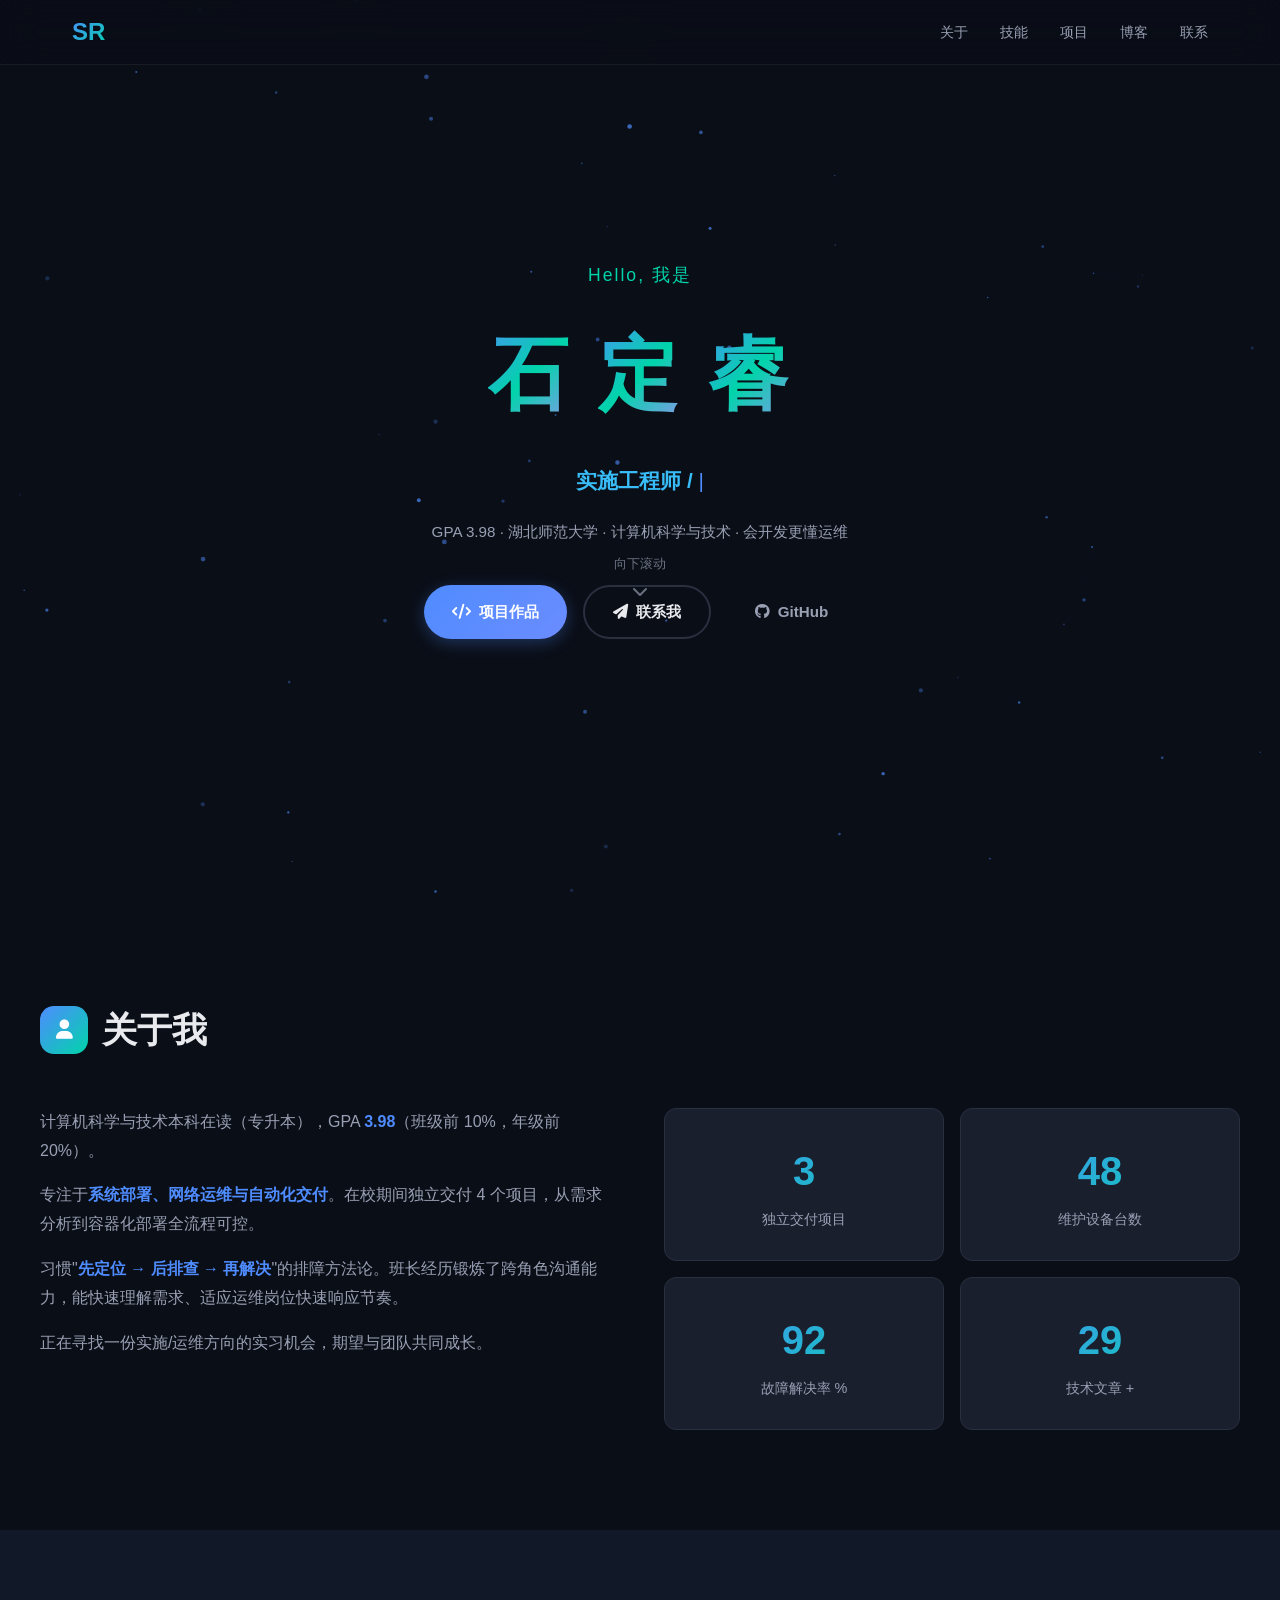
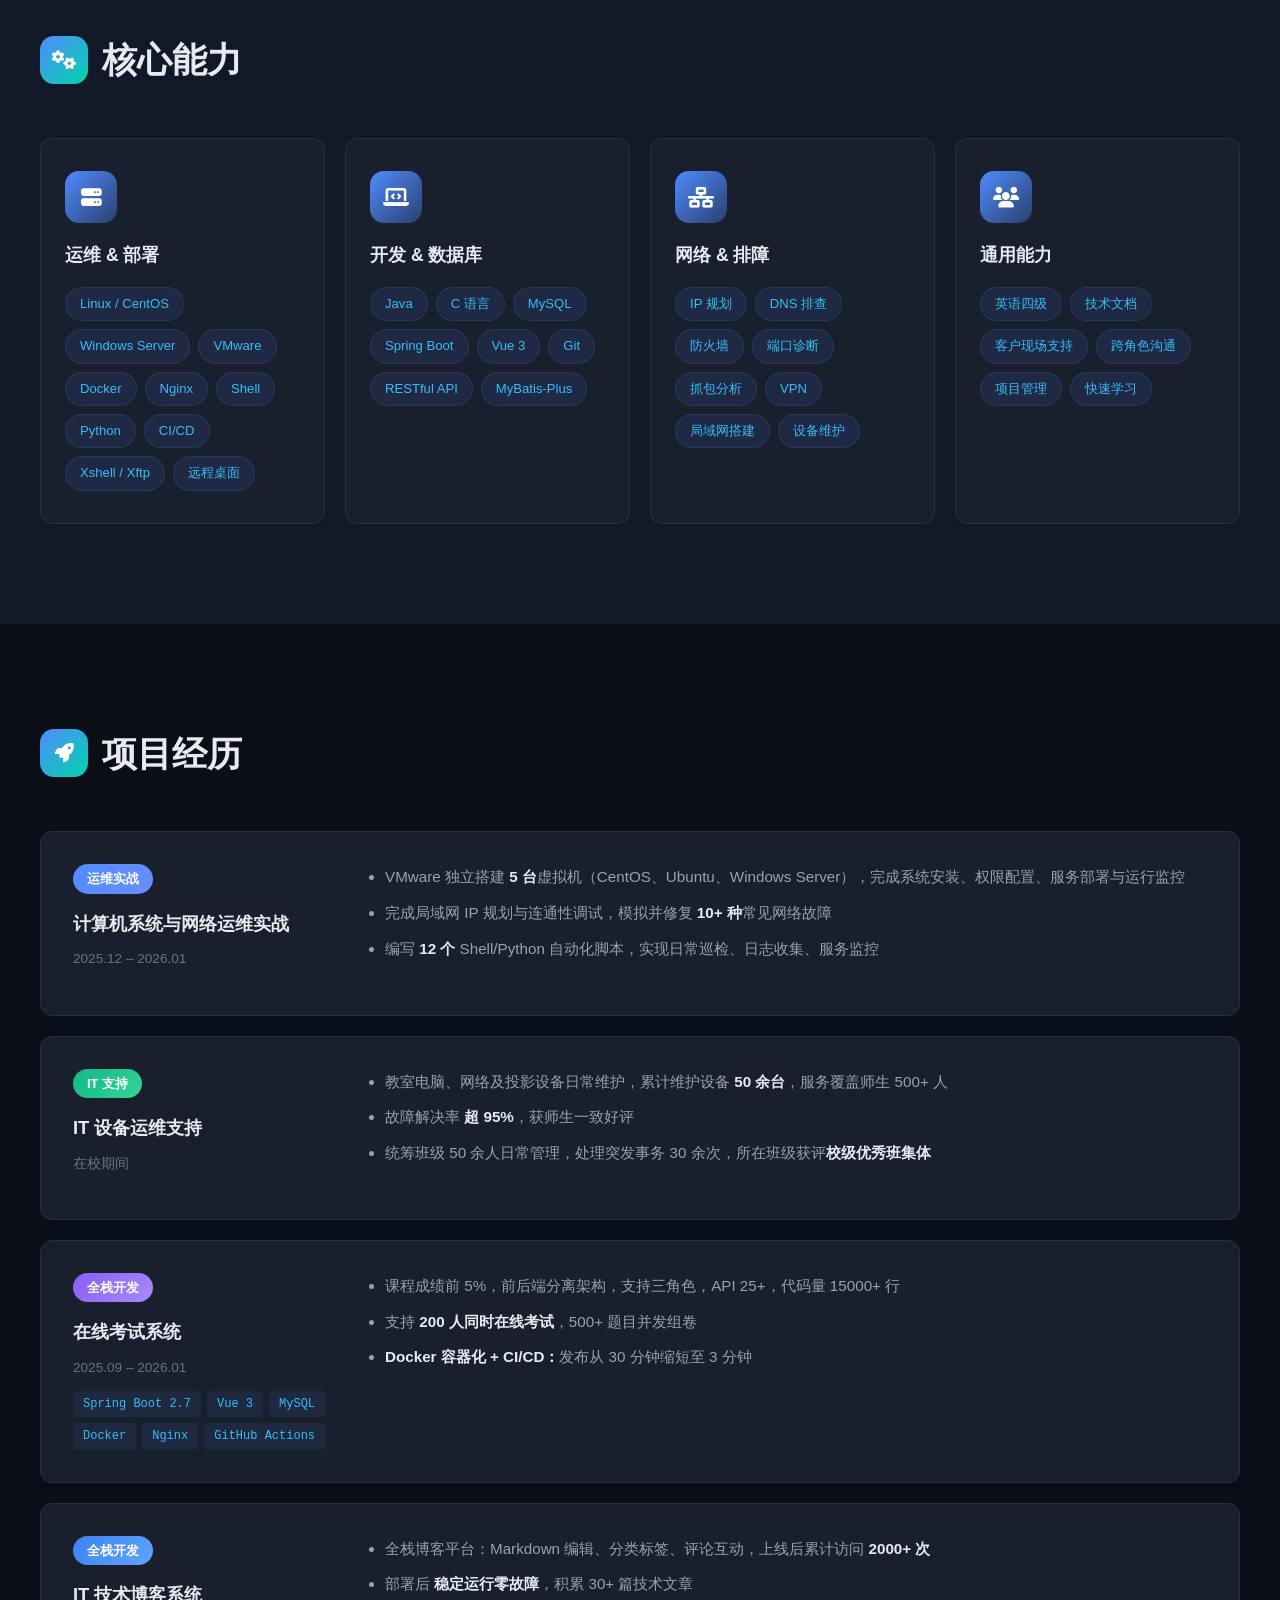
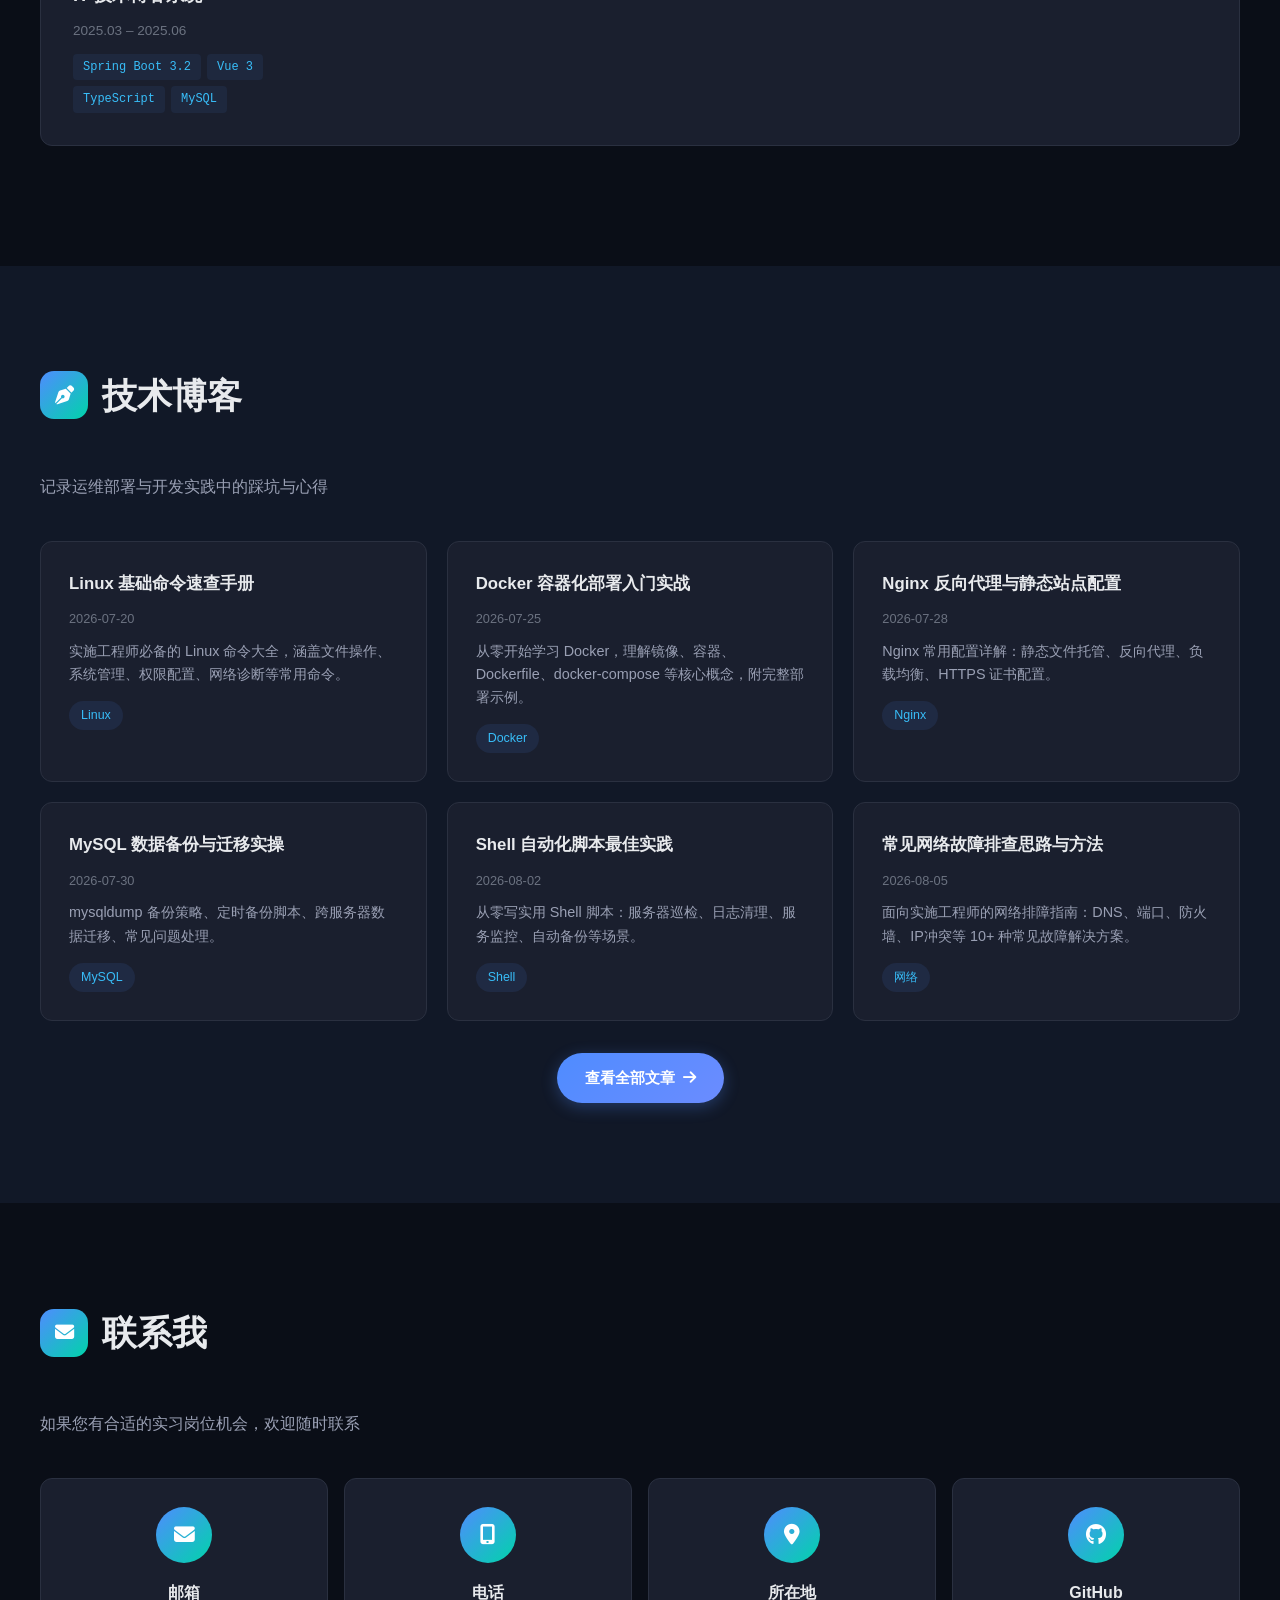
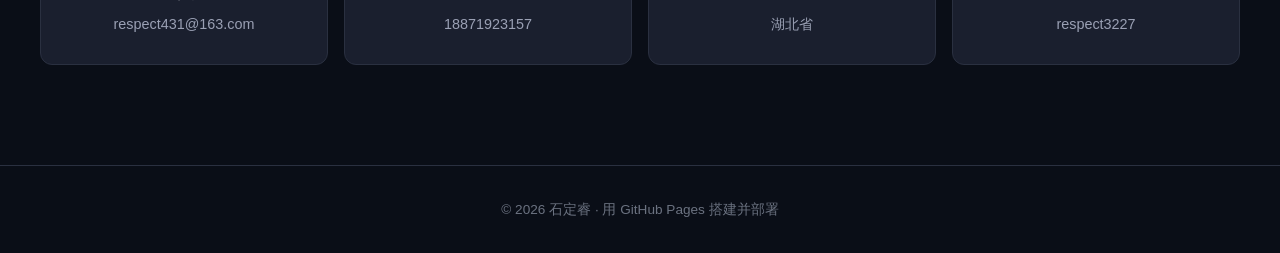
<file: index.html>
<!DOCTYPE html>
<html lang="zh-CN">
<head>
    <meta charset="UTF-8">
    <meta name="viewport" content="width=device-width, initial-scale=1.0">
    <title>石定睿 · 实施工程师 / 运维工程师</title>
    <link rel="stylesheet" href="style.css">
    <link rel="stylesheet" href="https://cdnjs.cloudflare.com/ajax/libs/font-awesome/6.5.1/css/all.min.css">
</head>
<body>
    <!-- 粒子背景画布 -->
    <canvas id="particles"></canvas>

    <!-- 导航栏 -->
    <nav class="nav" id="navbar">
        <div class="nav-inner">
            <a href="#home" class="nav-brand">SR</a>
            <ul class="nav-links">
                <li><a href="#about">关于</a></li>
                <li><a href="#skills">技能</a></li>
                <li><a href="#projects">项目</a></li>
                <li><a href="#blog">博客</a></li>
                <li><a href="#contact">联系</a></li>
            </ul>
            <button class="menu-toggle" id="menuToggle"><i class="fas fa-bars"></i></button>
        </div>
    </nav>

    <!-- Hero 全屏首屏 -->
    <header id="home" class="hero">
        <div class="hero-inner">
            <p class="hero-greeting">Hello, 我是</p>
            <h1 class="hero-name">
                <span class="name-char" style="animation-delay: 0s">石</span>
                <span class="name-char" style="animation-delay: 0.1s">定</span>
                <span class="name-char" style="animation-delay: 0.2s">睿</span>
            </h1>
            <div class="typing-wrap">
                <span class="typing-text"></span><span class="typing-cursor">|</span>
            </div>
            <p class="hero-desc">GPA 3.98 · 湖北师范大学 · 计算机科学与技术 · 会开发更懂运维</p>
            <div class="hero-cta">
                <a href="#projects" class="btn btn-primary">
                    <i class="fas fa-code"></i> 项目作品
                </a>
                <a href="#contact" class="btn btn-outline">
                    <i class="fas fa-paper-plane"></i> 联系我
                </a>
                <a href="https://github.com/respect3227" target="_blank" class="btn btn-ghost">
                    <i class="fab fa-github"></i> GitHub
                </a>
            </div>
            <div class="scroll-indicator">
                <span>向下滚动</span>
                <i class="fas fa-chevron-down"></i>
            </div>
        </div>
    </header>

    <main>
        <!-- 关于 -->
        <section id="about" class="section">
            <div class="section-inner">
                <h2 class="section-title">
                    <span class="title-icon"><i class="fas fa-user"></i></span>
                    关于我
                </h2>
                <div class="about-grid">
                    <div class="about-text">
                        <p>计算机科学与技术本科在读（专升本），GPA <strong>3.98</strong>（班级前 10%，年级前 20%）。</p>
                        <p>专注于<strong>系统部署、网络运维与自动化交付</strong>。在校期间独立交付 4 个项目，从需求分析到容器化部署全流程可控。</p>
                        <p>习惯"<strong>先定位 → 后排查 → 再解决</strong>"的排障方法论。班长经历锻炼了跨角色沟通能力，能快速理解需求、适应运维岗位快速响应节奏。</p>
                        <p>正在寻找一份实施/运维方向的实习机会，期望与团队共同成长。</p>
                    </div>
                    <div class="about-stats">
                        <div class="stat-card">
                            <span class="stat-num" data-count="4">0</span>
                            <span class="stat-label">独立交付项目</span>
                        </div>
                        <div class="stat-card">
                            <span class="stat-num" data-count="50">0</span>
                            <span class="stat-label">维护设备台数</span>
                        </div>
                        <div class="stat-card">
                            <span class="stat-num" data-count="95">0</span>
                            <span class="stat-label">故障解决率 %</span>
                        </div>
                        <div class="stat-card">
                            <span class="stat-num" data-count="30">0</span>
                            <span class="stat-label">技术文章 +</span>
                        </div>
                    </div>
                </div>
            </div>
        </section>

        <!-- 技能 -->
        <section id="skills" class="section section-dark">
            <div class="section-inner">
                <h2 class="section-title">
                    <span class="title-icon"><i class="fas fa-cogs"></i></span>
                    核心能力
                </h2>
                <div class="skills-grid">
                    <div class="skill-card">
                        <div class="skill-icon"><i class="fas fa-server"></i></div>
                        <h3>运维 & 部署</h3>
                        <div class="skill-tags">
                            <span>Linux / CentOS</span><span>Windows Server</span>
                            <span>VMware</span><span>Docker</span><span>Nginx</span>
                            <span>Shell</span><span>Python</span><span>CI/CD</span>
                            <span>Xshell / Xftp</span><span>远程桌面</span>
                        </div>
                    </div>
                    <div class="skill-card">
                        <div class="skill-icon"><i class="fas fa-laptop-code"></i></div>
                        <h3>开发 & 数据库</h3>
                        <div class="skill-tags">
                            <span>Java</span><span>C 语言</span><span>MySQL</span>
                            <span>Spring Boot</span><span>Vue 3</span><span>Git</span>
                            <span>RESTful API</span><span>MyBatis-Plus</span>
                        </div>
                    </div>
                    <div class="skill-card">
                        <div class="skill-icon"><i class="fas fa-network-wired"></i></div>
                        <h3>网络 & 排障</h3>
                        <div class="skill-tags">
                            <span>IP 规划</span><span>DNS 排查</span><span>防火墙</span>
                            <span>端口诊断</span><span>抓包分析</span><span>VPN</span>
                            <span>局域网搭建</span><span>设备维护</span>
                        </div>
                    </div>
                    <div class="skill-card">
                        <div class="skill-icon"><i class="fas fa-users"></i></div>
                        <h3>通用能力</h3>
                        <div class="skill-tags">
                            <span>英语四级</span><span>技术文档</span>
                            <span>客户现场支持</span><span>跨角色沟通</span>
                            <span>项目管理</span><span>快速学习</span>
                        </div>
                    </div>
                </div>
            </div>
        </section>

        <!-- 项目 -->
        <section id="projects" class="section">
            <div class="section-inner">
                <h2 class="section-title">
                    <span class="title-icon"><i class="fas fa-rocket"></i></span>
                    项目经历
                </h2>

                <div class="project-card">
                    <div class="project-left">
                        <div class="project-tag">运维实战</div>
                        <h3>计算机系统与网络运维实战</h3>
                        <p class="project-time">2025.12 – 2026.01</p>
                    </div>
                    <div class="project-right">
                        <ul>
                            <li>VMware 独立搭建 <strong>5 台</strong>虚拟机（CentOS、Ubuntu、Windows Server），完成系统安装、权限配置、服务部署与运行监控</li>
                            <li>完成局域网 IP 规划与连通性调试，模拟并修复 <strong>10+ 种</strong>常见网络故障</li>
                            <li>编写 <strong>12 个</strong> Shell/Python 自动化脚本，实现日常巡检、日志收集、服务监控</li>
                        </ul>
                    </div>
                </div>

                <div class="project-card">
                    <div class="project-left">
                        <div class="project-tag tag-green">IT 支持</div>
                        <h3>IT 设备运维支持</h3>
                        <p class="project-time">在校期间</p>
                    </div>
                    <div class="project-right">
                        <ul>
                            <li>教室电脑、网络及投影设备日常维护，累计维护设备 <strong>50 余台</strong>，服务覆盖师生 500+ 人</li>
                            <li>故障解决率 <strong>超 95%</strong>，获师生一致好评</li>
                            <li>统筹班级 50 余人日常管理，处理突发事务 30 余次，所在班级获评<strong>校级优秀班集体</strong></li>
                        </ul>
                    </div>
                </div>

                <div class="project-card">
                    <div class="project-left">
                        <div class="project-tag tag-purple">全栈开发</div>
                        <h3>在线考试系统</h3>
                        <p class="project-time">2025.09 – 2026.01</p>
                        <div class="project-tech-stack">
                            <span>Spring Boot 2.7</span><span>Vue 3</span><span>MySQL</span><span>Docker</span><span>Nginx</span><span>GitHub Actions</span>
                        </div>
                    </div>
                    <div class="project-right">
                        <ul>
                            <li>课程成绩前 5%，前后端分离架构，支持三角色，API 25+，代码量 15000+ 行</li>
                            <li>支持 <strong>200 人同时在线考试</strong>，500+ 题目并发组卷</li>
                            <li><strong>Docker 容器化 + CI/CD：</strong>发布从 30 分钟缩短至 3 分钟</li>
                        </ul>
                    </div>
                </div>

                <div class="project-card">
                    <div class="project-left">
                        <div class="project-tag tag-blue">全栈开发</div>
                        <h3>IT 技术博客系统</h3>
                        <p class="project-time">2025.03 – 2025.06</p>
                        <div class="project-tech-stack">
                            <span>Spring Boot 3.2</span><span>Vue 3</span><span>TypeScript</span><span>MySQL</span>
                        </div>
                    </div>
                    <div class="project-right">
                        <ul>
                            <li>全栈博客平台：Markdown 编辑、分类标签、评论互动，上线后累计访问 <strong>2000+ 次</strong></li>
                            <li>部署后 <strong>稳定运行零故障</strong>，积累 30+ 篇技术文章</li>
                        </ul>
                    </div>
                </div>
            </div>
        </section>

        <!-- 博客 -->
        <section id="blog" class="section section-dark">
            <div class="section-inner">
                <h2 class="section-title">
                    <span class="title-icon"><i class="fas fa-pen-nib"></i></span>
                    技术博客
                </h2>
                <p class="section-desc">记录运维部署与开发实践中的踩坑与心得</p>
                <div class="blog-grid" id="blog-list"></div>
                <div class="blog-more">
                    <a href="blog/" class="btn btn-primary">查看全部文章 <i class="fas fa-arrow-right"></i></a>
                </div>
            </div>
        </section>

        <!-- 联系 -->
        <section id="contact" class="section">
            <div class="section-inner">
                <h2 class="section-title">
                    <span class="title-icon"><i class="fas fa-envelope"></i></span>
                    联系我
                </h2>
                <p class="section-desc">如果您有合适的实习岗位机会，欢迎随时联系</p>
                <div class="contact-grid">
                    <a href="mailto:respect431@163.com" class="contact-card">
                        <div class="contact-card-icon"><i class="fas fa-envelope"></i></div>
                        <h4>邮箱</h4>
                        <p>respect431@163.com</p>
                    </a>
                    <div class="contact-card">
                        <div class="contact-card-icon"><i class="fas fa-mobile-alt"></i></div>
                        <h4>电话</h4>
                        <p>18871923157</p>
                    </div>
                    <div class="contact-card">
                        <div class="contact-card-icon"><i class="fas fa-map-marker-alt"></i></div>
                        <h4>所在地</h4>
                        <p>湖北省</p>
                    </div>
                    <a href="https://github.com/respect3227" target="_blank" class="contact-card">
                        <div class="contact-card-icon"><i class="fab fa-github"></i></div>
                        <h4>GitHub</h4>
                        <p>respect3227</p>
                    </a>
                </div>
            </div>
        </section>
    </main>

    <footer>
        <p>&copy; 2026 石定睿 · 用 GitHub Pages 搭建并部署</p>
    </footer>

    <script src="app.js"></script>
</body>
</html>
</file>
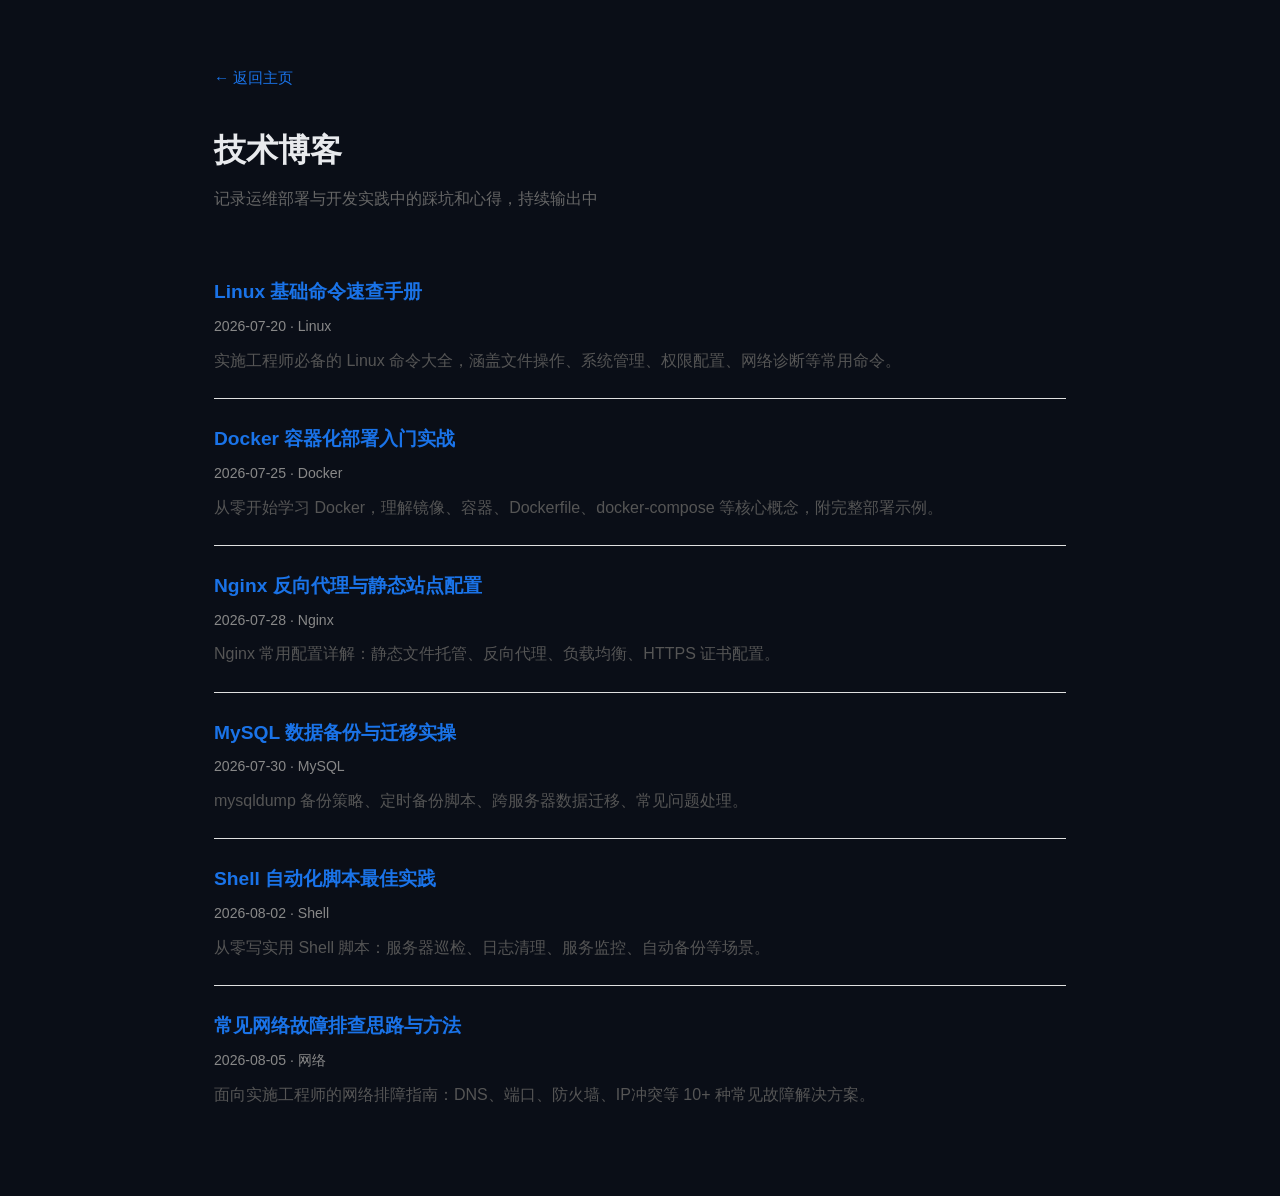
<file: blog/index.html>
<!DOCTYPE html>
<html lang="zh-CN">
<head>
    <meta charset="UTF-8">
    <meta name="viewport" content="width=device-width, initial-scale=1.0">
    <title>技术博客 · 石定睿</title>
    <link rel="stylesheet" href="../style.css">
    <style>
        .blog-page { max-width: 900px; margin: 0 auto; padding: 64px 24px; }
        .blog-page h1 { font-size: 2rem; margin-bottom: 8px; }
        .blog-page .subtitle { color: #666; margin-bottom: 40px; }
        .post-item {
            padding: 24px 0; border-bottom: 1px solid #e0e0e0;
        }
        .post-item:last-child { border-bottom: none; }
        .post-item h2 { font-size: 1.2rem; margin-bottom: 6px; }
        .post-item h2 a { color: #1a73e8; text-decoration: none; }
        .post-item h2 a:hover { text-decoration: underline; }
        .post-meta { font-size: 0.88rem; color: #888; margin-bottom: 8px; }
        .post-desc { color: #555; line-height: 1.7; }
        .back-link { display: inline-block; margin-bottom: 32px; color: #1a73e8; text-decoration: none; font-size: 0.95rem; }
        .back-link:hover { text-decoration: underline; }
    </style>
</head>
<body>
    <div class="blog-page">
        <a href="../index.html" class="back-link">← 返回主页</a>
        <h1>技术博客</h1>
        <p class="subtitle">记录运维部署与开发实践中的踩坑和心得，持续输出中</p>

        <div class="post-list">
            <div class="post-item">
                <h2><a href="01-linux-basics.html">Linux 基础命令速查手册</a></h2>
                <div class="post-meta">2026-07-20 · Linux</div>
                <div class="post-desc">实施工程师必备的 Linux 命令大全，涵盖文件操作、系统管理、权限配置、网络诊断等常用命令。</div>
            </div>
            <div class="post-item">
                <h2><a href="02-docker-guide.html">Docker 容器化部署入门实战</a></h2>
                <div class="post-meta">2026-07-25 · Docker</div>
                <div class="post-desc">从零开始学习 Docker，理解镜像、容器、Dockerfile、docker-compose 等核心概念，附完整部署示例。</div>
            </div>
            <div class="post-item">
                <h2><a href="03-nginx-config.html">Nginx 反向代理与静态站点配置</a></h2>
                <div class="post-meta">2026-07-28 · Nginx</div>
                <div class="post-desc">Nginx 常用配置详解：静态文件托管、反向代理、负载均衡、HTTPS 证书配置。</div>
            </div>
            <div class="post-item">
                <h2><a href="04-mysql-ops.html">MySQL 数据备份与迁移实操</a></h2>
                <div class="post-meta">2026-07-30 · MySQL</div>
                <div class="post-desc">mysqldump 备份策略、定时备份脚本、跨服务器数据迁移、常见问题处理。</div>
            </div>
            <div class="post-item">
                <h2><a href="05-shell-scripts.html">Shell 自动化脚本最佳实践</a></h2>
                <div class="post-meta">2026-08-02 · Shell</div>
                <div class="post-desc">从零写实用 Shell 脚本：服务器巡检、日志清理、服务监控、自动备份等场景。</div>
            </div>
            <div class="post-item">
                <h2><a href="06-network-troubleshoot.html">常见网络故障排查思路与方法</a></h2>
                <div class="post-meta">2026-08-05 · 网络</div>
                <div class="post-desc">面向实施工程师的网络排障指南：DNS、端口、防火墙、IP冲突等 10+ 种常见故障解决方案。</div>
            </div>
        </div>
    </div>
</body>
</html>
</file>
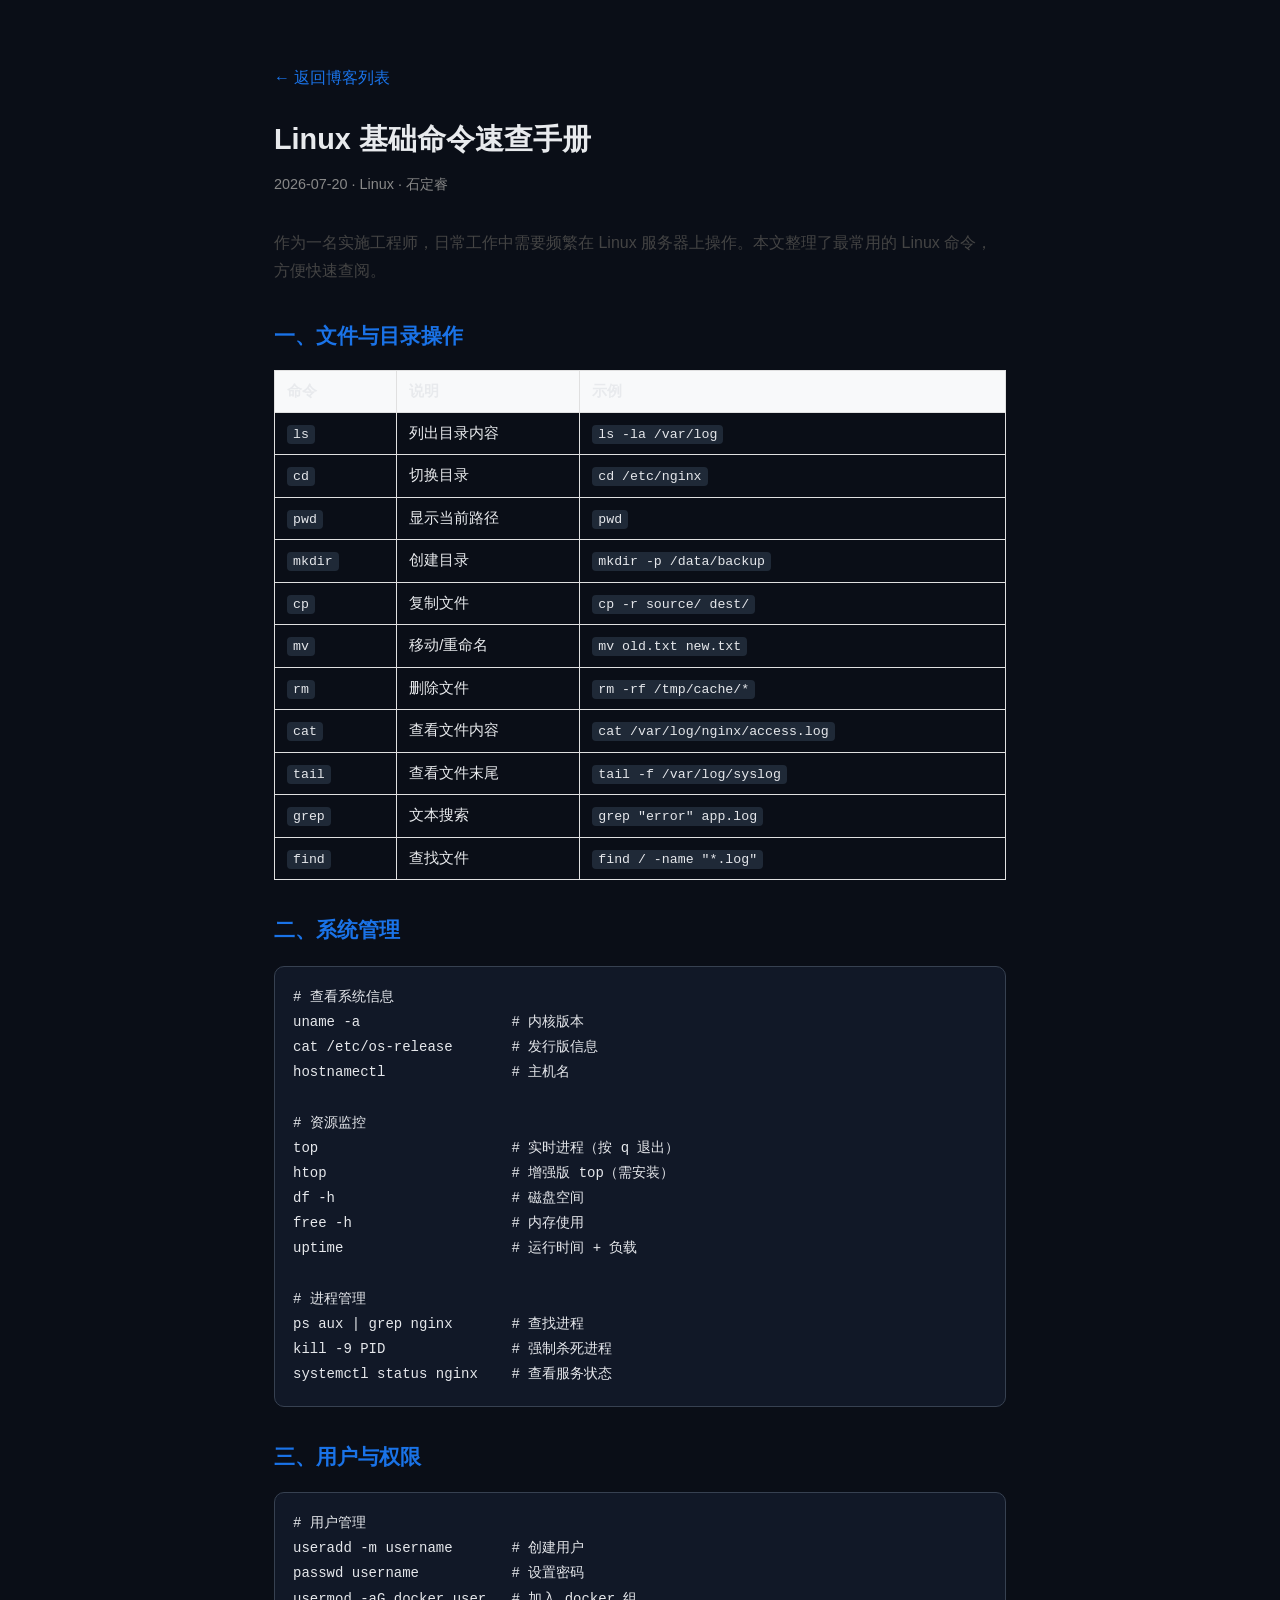
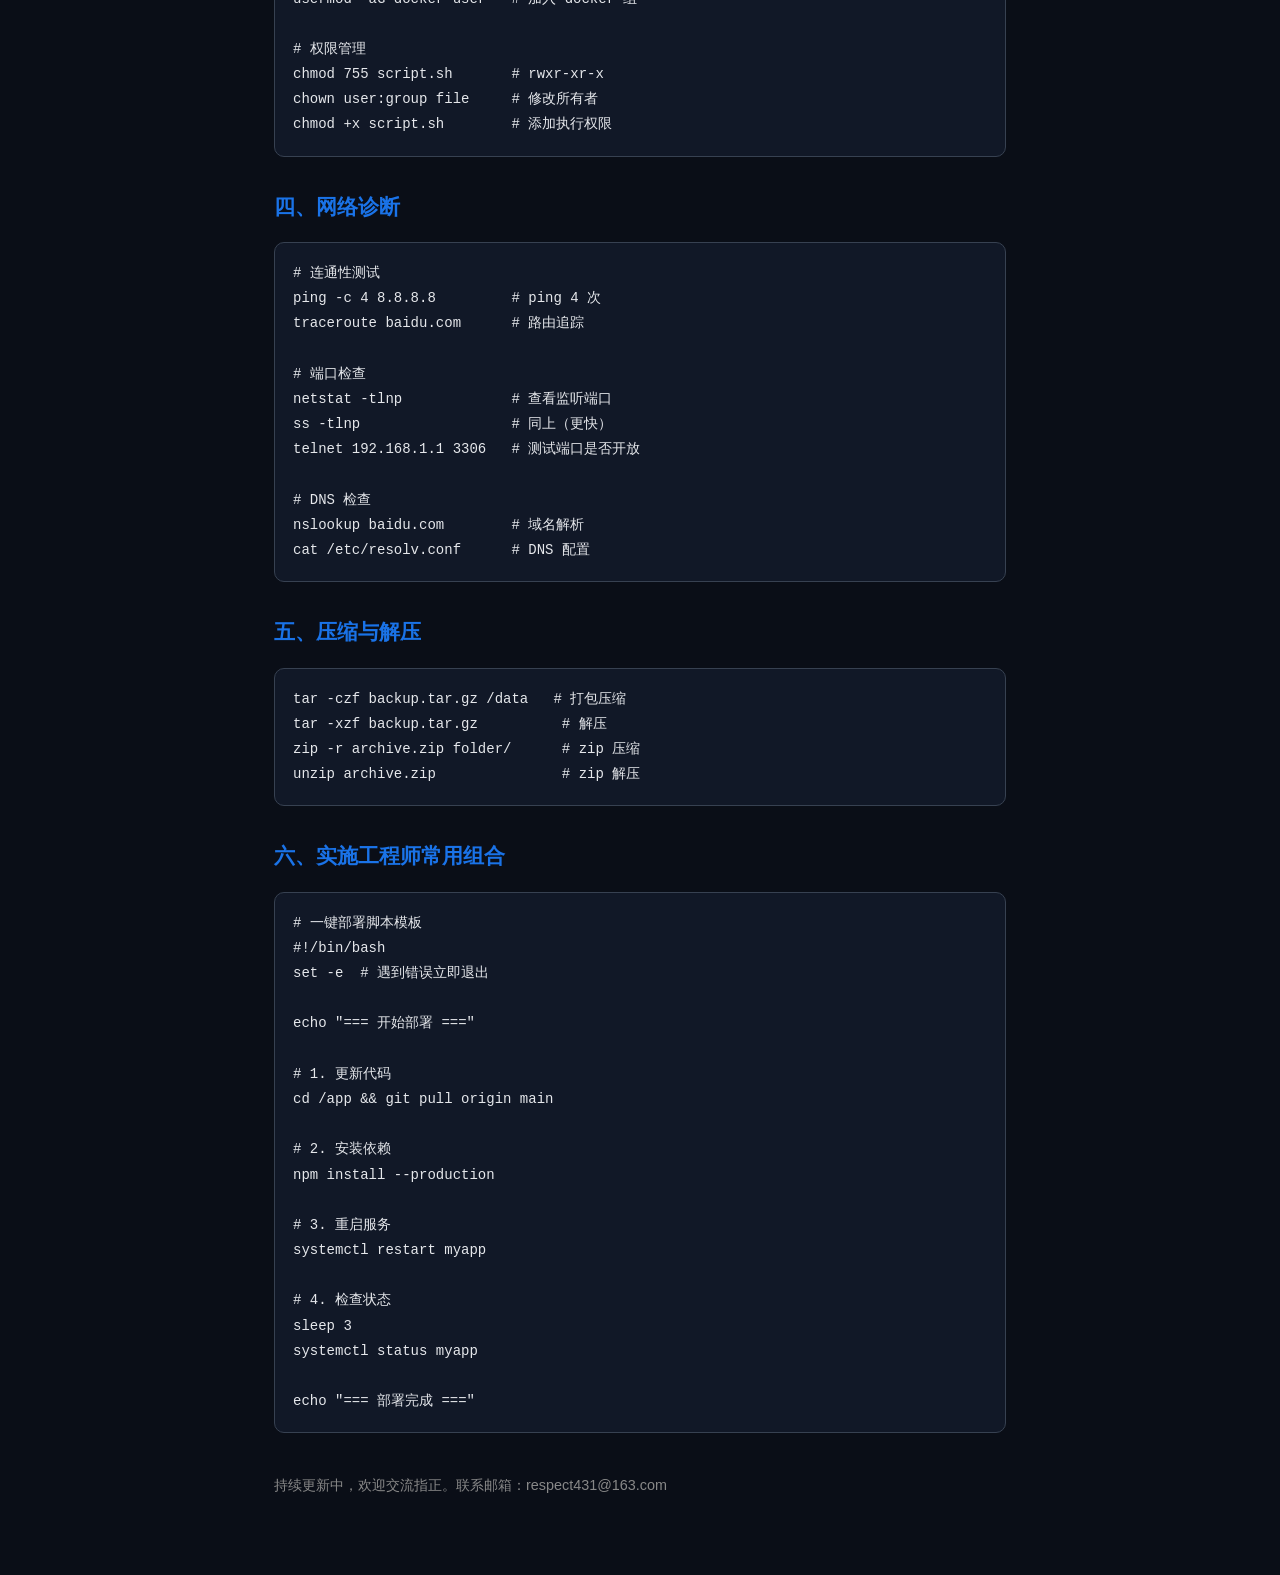
<file: blog/01-linux-basics.html>
<!DOCTYPE html>
<html lang="zh-CN">
<head>
    <meta charset="UTF-8">
    <meta name="viewport" content="width=device-width, initial-scale=1.0">
    <title>Linux 基础命令速查手册 · 石定睿</title>
    <link rel="stylesheet" href="../style.css">
    <style>
        .article { max-width: 780px; margin: 0 auto; padding: 64px 24px; }
        .article h1 { font-size: 1.8rem; margin-bottom: 8px; }
        .article .meta { color: #888; font-size: 0.9rem; margin-bottom: 32px; }
        .article h2 { font-size: 1.3rem; margin: 32px 0 12px; color: #1a73e8; }
        .article h3 { font-size: 1.1rem; margin: 24px 0 8px; }
        .article p { margin-bottom: 12px; color: #444; line-height: 1.8; }
        .article pre { background: #f4f4f4; padding: 16px 20px; border-radius: 6px; overflow-x: auto; font-size: 0.9rem; line-height: 1.6; }
        .article code { background: #f0f0f0; padding: 2px 6px; border-radius: 3px; font-size: 0.9em; }
        .article pre code { background: none; padding: 0; }
        .article ul, .article ol { margin: 8px 0 16px 24px; color: #444; line-height: 1.8; }
        .article table { width: 100%; border-collapse: collapse; margin: 16px 0; }
        .article th, .article td { border: 1px solid #e0e0e0; padding: 8px 12px; text-align: left; font-size: 0.92rem; }
        .article th { background: #f8f9fa; }
        .back-link { display: inline-block; margin-bottom: 24px; color: #1a73e8; text-decoration: none; }
        .back-link:hover { text-decoration: underline; }
    </style>
</head>
<body>
    <article class="article">
        <a href="index.html" class="back-link">← 返回博客列表</a>
        <h1>Linux 基础命令速查手册</h1>
        <div class="meta">2026-07-20 · Linux · 石定睿</div>

        <p>作为一名实施工程师，日常工作中需要频繁在 Linux 服务器上操作。本文整理了最常用的 Linux 命令，方便快速查阅。</p>

        <h2>一、文件与目录操作</h2>
        <table>
            <tr><th>命令</th><th>说明</th><th>示例</th></tr>
            <tr><td><code>ls</code></td><td>列出目录内容</td><td><code>ls -la /var/log</code></td></tr>
            <tr><td><code>cd</code></td><td>切换目录</td><td><code>cd /etc/nginx</code></td></tr>
            <tr><td><code>pwd</code></td><td>显示当前路径</td><td><code>pwd</code></td></tr>
            <tr><td><code>mkdir</code></td><td>创建目录</td><td><code>mkdir -p /data/backup</code></td></tr>
            <tr><td><code>cp</code></td><td>复制文件</td><td><code>cp -r source/ dest/</code></td></tr>
            <tr><td><code>mv</code></td><td>移动/重命名</td><td><code>mv old.txt new.txt</code></td></tr>
            <tr><td><code>rm</code></td><td>删除文件</td><td><code>rm -rf /tmp/cache/*</code></td></tr>
            <tr><td><code>cat</code></td><td>查看文件内容</td><td><code>cat /var/log/nginx/access.log</code></td></tr>
            <tr><td><code>tail</code></td><td>查看文件末尾</td><td><code>tail -f /var/log/syslog</code></td></tr>
            <tr><td><code>grep</code></td><td>文本搜索</td><td><code>grep "error" app.log</code></td></tr>
            <tr><td><code>find</code></td><td>查找文件</td><td><code>find / -name "*.log"</code></td></tr>
        </table>

        <h2>二、系统管理</h2>
        <pre><code># 查看系统信息
uname -a                  # 内核版本
cat /etc/os-release       # 发行版信息
hostnamectl               # 主机名

# 资源监控
top                       # 实时进程（按 q 退出）
htop                      # 增强版 top（需安装）
df -h                     # 磁盘空间
free -h                   # 内存使用
uptime                    # 运行时间 + 负载

# 进程管理
ps aux | grep nginx       # 查找进程
kill -9 PID               # 强制杀死进程
systemctl status nginx    # 查看服务状态</code></pre>

        <h2>三、用户与权限</h2>
        <pre><code># 用户管理
useradd -m username       # 创建用户
passwd username           # 设置密码
usermod -aG docker user   # 加入 docker 组

# 权限管理
chmod 755 script.sh       # rwxr-xr-x
chown user:group file     # 修改所有者
chmod +x script.sh        # 添加执行权限</code></pre>

        <h2>四、网络诊断</h2>
        <pre><code># 连通性测试
ping -c 4 8.8.8.8         # ping 4 次
traceroute baidu.com      # 路由追踪

# 端口检查
netstat -tlnp             # 查看监听端口
ss -tlnp                  # 同上（更快）
telnet 192.168.1.1 3306   # 测试端口是否开放

# DNS 检查
nslookup baidu.com        # 域名解析
cat /etc/resolv.conf      # DNS 配置</code></pre>

        <h2>五、压缩与解压</h2>
        <pre><code>tar -czf backup.tar.gz /data   # 打包压缩
tar -xzf backup.tar.gz          # 解压
zip -r archive.zip folder/      # zip 压缩
unzip archive.zip               # zip 解压</code></pre>

        <h2>六、实施工程师常用组合</h2>
        <pre><code># 一键部署脚本模板
#!/bin/bash
set -e  # 遇到错误立即退出

echo "=== 开始部署 ==="

# 1. 更新代码
cd /app && git pull origin main

# 2. 安装依赖
npm install --production

# 3. 重启服务
systemctl restart myapp

# 4. 检查状态
sleep 3
systemctl status myapp

echo "=== 部署完成 ==="</code></pre>

        <p style="margin-top:40px;color:#888;font-size:0.9rem;">
            持续更新中，欢迎交流指正。联系邮箱：respect431@163.com
        </p>
    </article>
</body>
</html>
</file>
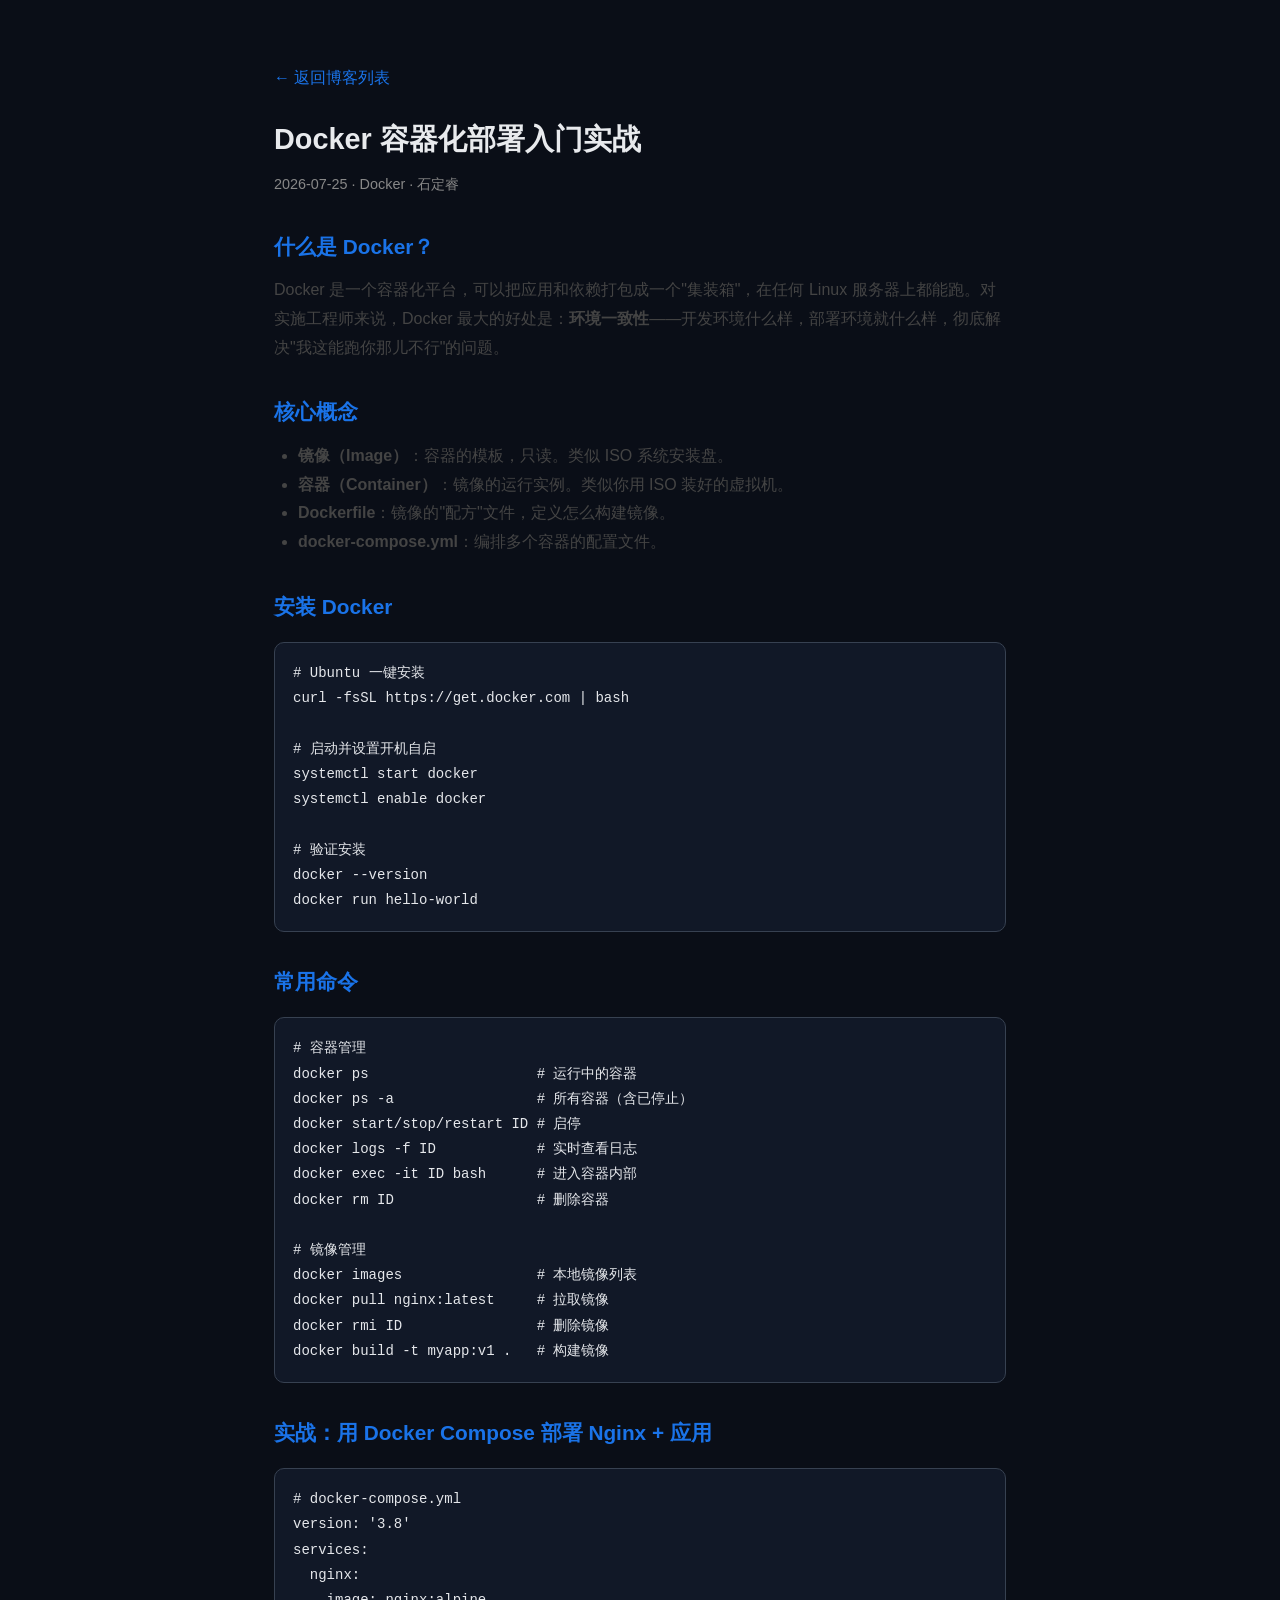
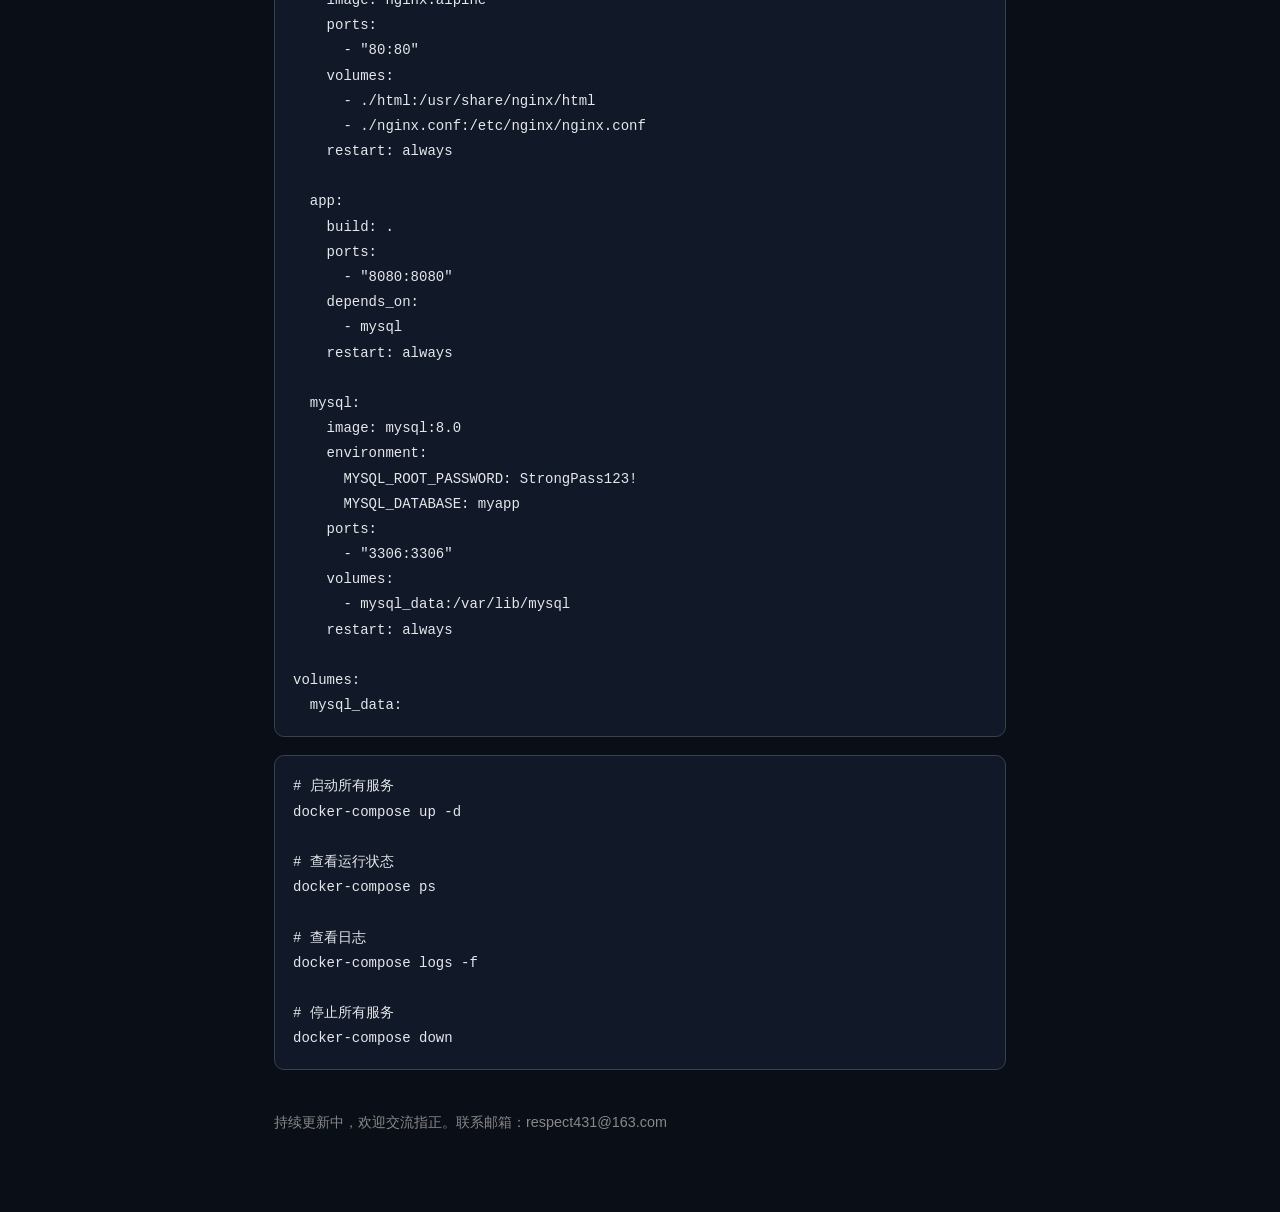
<file: blog/02-docker-guide.html>
<!DOCTYPE html>
<html lang="zh-CN">
<head>
    <meta charset="UTF-8">
    <meta name="viewport" content="width=device-width, initial-scale=1.0">
    <title>Docker 容器化部署入门实战 · 石定睿</title>
    <link rel="stylesheet" href="../style.css">
    <style>
        .article { max-width: 780px; margin: 0 auto; padding: 64px 24px; }
        .article h1 { font-size: 1.8rem; margin-bottom: 8px; }
        .article .meta { color: #888; font-size: 0.9rem; margin-bottom: 32px; }
        .article h2 { font-size: 1.3rem; margin: 32px 0 12px; color: #1a73e8; }
        .article p { margin-bottom: 12px; color: #444; line-height: 1.8; }
        .article pre { background: #f4f4f4; padding: 16px 20px; border-radius: 6px; overflow-x: auto; font-size: 0.9rem; line-height: 1.6; }
        .article code { background: #f0f0f0; padding: 2px 6px; border-radius: 3px; font-size: 0.9em; }
        .article pre code { background: none; padding: 0; }
        .article ul { margin: 8px 0 16px 24px; color: #444; line-height: 1.8; }
        .back-link { display: inline-block; margin-bottom: 24px; color: #1a73e8; text-decoration: none; }
        .back-link:hover { text-decoration: underline; }
    </style>
</head>
<body>
    <article class="article">
        <a href="index.html" class="back-link">← 返回博客列表</a>
        <h1>Docker 容器化部署入门实战</h1>
        <div class="meta">2026-07-25 · Docker · 石定睿</div>

        <h2>什么是 Docker？</h2>
        <p>Docker 是一个容器化平台，可以把应用和依赖打包成一个"集装箱"，在任何 Linux 服务器上都能跑。对实施工程师来说，Docker 最大的好处是：<strong>环境一致性</strong>——开发环境什么样，部署环境就什么样，彻底解决"我这能跑你那儿不行"的问题。</p>

        <h2>核心概念</h2>
        <ul>
            <li><strong>镜像（Image）</strong>：容器的模板，只读。类似 ISO 系统安装盘。</li>
            <li><strong>容器（Container）</strong>：镜像的运行实例。类似你用 ISO 装好的虚拟机。</li>
            <li><strong>Dockerfile</strong>：镜像的"配方"文件，定义怎么构建镜像。</li>
            <li><strong>docker-compose.yml</strong>：编排多个容器的配置文件。</li>
        </ul>

        <h2>安装 Docker</h2>
        <pre><code># Ubuntu 一键安装
curl -fsSL https://get.docker.com | bash

# 启动并设置开机自启
systemctl start docker
systemctl enable docker

# 验证安装
docker --version
docker run hello-world</code></pre>

        <h2>常用命令</h2>
        <pre><code># 容器管理
docker ps                    # 运行中的容器
docker ps -a                 # 所有容器（含已停止）
docker start/stop/restart ID # 启停
docker logs -f ID            # 实时查看日志
docker exec -it ID bash      # 进入容器内部
docker rm ID                 # 删除容器

# 镜像管理
docker images                # 本地镜像列表
docker pull nginx:latest     # 拉取镜像
docker rmi ID                # 删除镜像
docker build -t myapp:v1 .   # 构建镜像</code></pre>

        <h2>实战：用 Docker Compose 部署 Nginx + 应用</h2>
        <pre><code># docker-compose.yml
version: '3.8'
services:
  nginx:
    image: nginx:alpine
    ports:
      - "80:80"
    volumes:
      - ./html:/usr/share/nginx/html
      - ./nginx.conf:/etc/nginx/nginx.conf
    restart: always

  app:
    build: .
    ports:
      - "8080:8080"
    depends_on:
      - mysql
    restart: always

  mysql:
    image: mysql:8.0
    environment:
      MYSQL_ROOT_PASSWORD: StrongPass123!
      MYSQL_DATABASE: myapp
    ports:
      - "3306:3306"
    volumes:
      - mysql_data:/var/lib/mysql
    restart: always

volumes:
  mysql_data:</code></pre>

        <pre><code># 启动所有服务
docker-compose up -d

# 查看运行状态
docker-compose ps

# 查看日志
docker-compose logs -f

# 停止所有服务
docker-compose down</code></pre>

        <p style="margin-top:40px;color:#888;font-size:0.9rem;">
            持续更新中，欢迎交流指正。联系邮箱：respect431@163.com
        </p>
    </article>
</body>
</html>
</file>
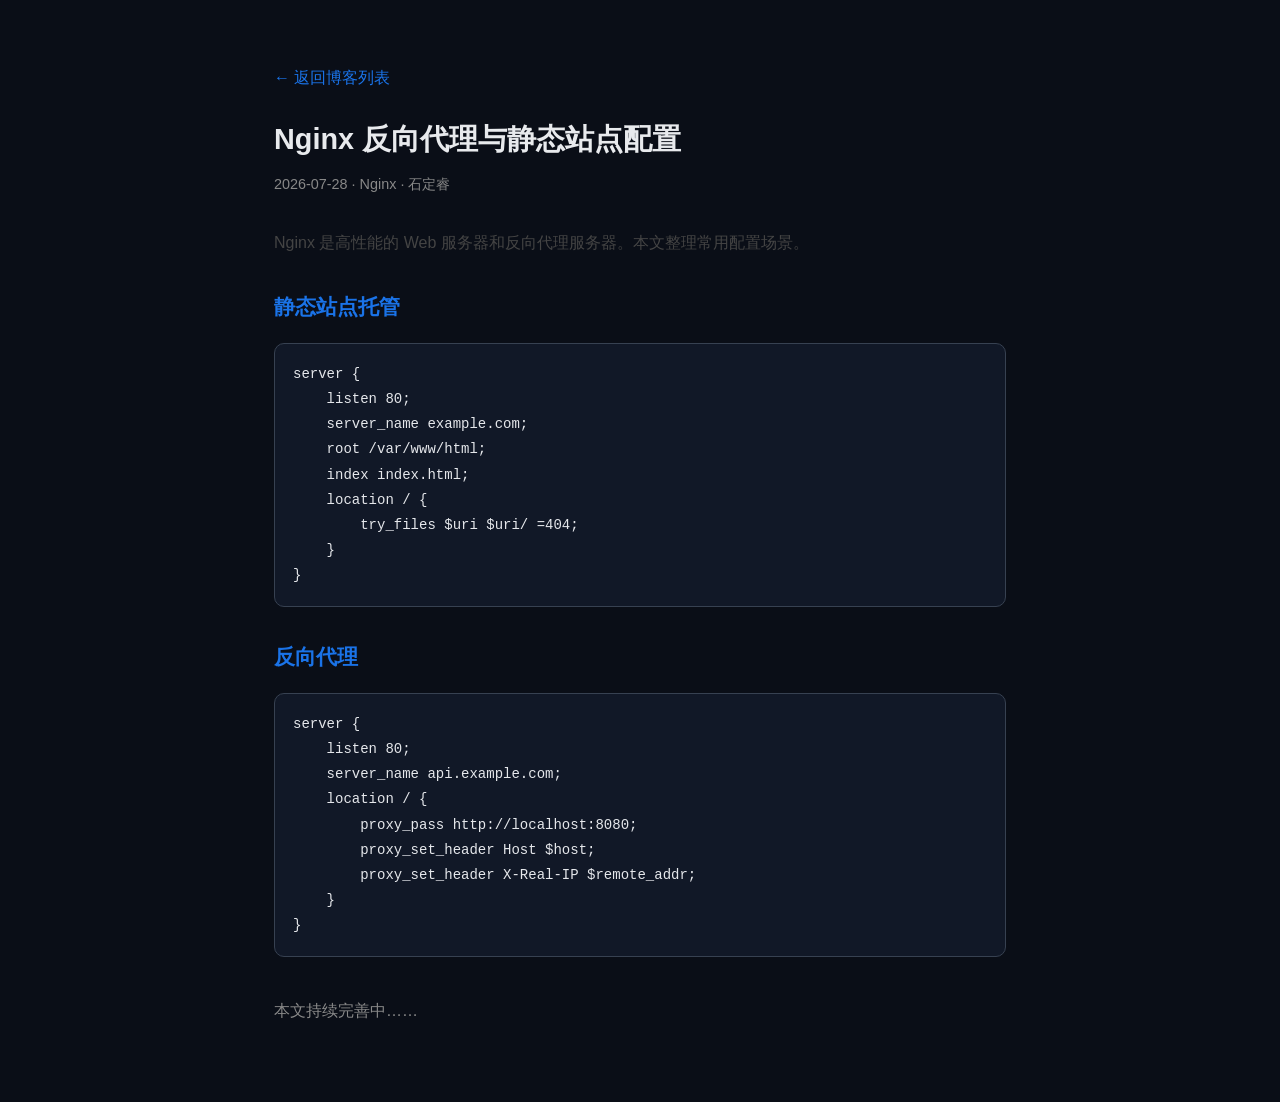
<file: blog/03-nginx-config.html>
<!DOCTYPE html>
<html lang="zh-CN">
<head>
    <meta charset="UTF-8">
    <meta name="viewport" content="width=device-width, initial-scale=1.0">
    <title>Nginx 反向代理与静态站点配置 · 石定睿</title>
    <link rel="stylesheet" href="../style.css">
    <style>
        .article { max-width: 780px; margin: 0 auto; padding: 64px 24px; }
        .article h1 { font-size: 1.8rem; margin-bottom: 8px; }
        .article .meta { color: #888; font-size: 0.9rem; margin-bottom: 32px; }
        .article h2 { font-size: 1.3rem; margin: 32px 0 12px; color: #1a73e8; }
        .article p { margin-bottom: 12px; color: #444; line-height: 1.8; }
        .article pre { background: #f4f4f4; padding: 16px 20px; border-radius: 6px; overflow-x: auto; font-size: 0.9rem; line-height: 1.6; }
        .article code { background: #f0f0f0; padding: 2px 6px; border-radius: 3px; font-size: 0.9em; }
        .article pre code { background: none; padding: 0; }
        .back-link { display: inline-block; margin-bottom: 24px; color: #1a73e8; text-decoration: none; }
    </style>
</head>
<body>
    <article class="article">
        <a href="index.html" class="back-link">← 返回博客列表</a>
        <h1>Nginx 反向代理与静态站点配置</h1>
        <div class="meta">2026-07-28 · Nginx · 石定睿</div>
        <p>Nginx 是高性能的 Web 服务器和反向代理服务器。本文整理常用配置场景。</p>
        <h2>静态站点托管</h2>
        <pre><code>server {
    listen 80;
    server_name example.com;
    root /var/www/html;
    index index.html;
    location / {
        try_files $uri $uri/ =404;
    }
}</code></pre>
        <h2>反向代理</h2>
        <pre><code>server {
    listen 80;
    server_name api.example.com;
    location / {
        proxy_pass http://localhost:8080;
        proxy_set_header Host $host;
        proxy_set_header X-Real-IP $remote_addr;
    }
}</code></pre>
        <p style="margin-top:40px;color:#888;">本文持续完善中……</p>
    </article>
</body>
</html>
</file>
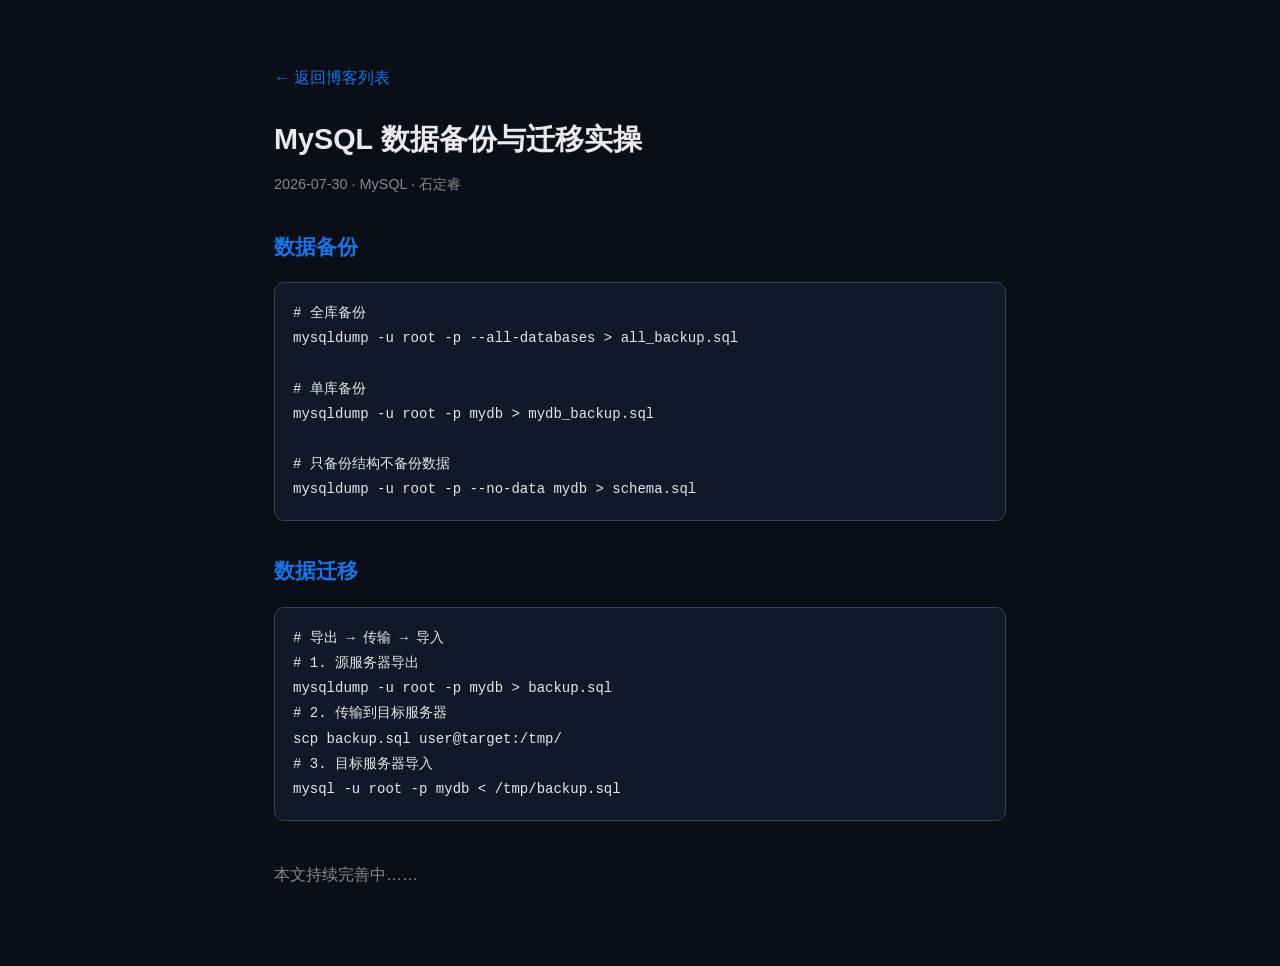
<file: blog/04-mysql-ops.html>
<!DOCTYPE html>
<html lang="zh-CN">
<head>
    <meta charset="UTF-8">
    <meta name="viewport" content="width=device-width, initial-scale=1.0">
    <title>MySQL 数据备份与迁移实操 · 石定睿</title>
    <link rel="stylesheet" href="../style.css">
    <style>
        .article { max-width: 780px; margin: 0 auto; padding: 64px 24px; }
        .article h1 { font-size: 1.8rem; margin-bottom: 8px; }
        .article .meta { color: #888; font-size: 0.9rem; margin-bottom: 32px; }
        .article h2 { font-size: 1.3rem; margin: 32px 0 12px; color: #1a73e8; }
        .article p { margin-bottom: 12px; color: #444; line-height: 1.8; }
        .article pre { background: #f4f4f4; padding: 16px 20px; border-radius: 6px; overflow-x: auto; font-size: 0.9rem; line-height: 1.6; }
        .article code { background: #f0f0f0; padding: 2px 6px; border-radius: 3px; font-size: 0.9em; }
        .article pre code { background: none; padding: 0; }
        .back-link { display: inline-block; margin-bottom: 24px; color: #1a73e8; text-decoration: none; }
    </style>
</head>
<body>
    <article class="article">
        <a href="index.html" class="back-link">← 返回博客列表</a>
        <h1>MySQL 数据备份与迁移实操</h1>
        <div class="meta">2026-07-30 · MySQL · 石定睿</div>
        <h2>数据备份</h2>
        <pre><code># 全库备份
mysqldump -u root -p --all-databases > all_backup.sql

# 单库备份
mysqldump -u root -p mydb > mydb_backup.sql

# 只备份结构不备份数据
mysqldump -u root -p --no-data mydb > schema.sql</code></pre>
        <h2>数据迁移</h2>
        <pre><code># 导出 → 传输 → 导入
# 1. 源服务器导出
mysqldump -u root -p mydb > backup.sql
# 2. 传输到目标服务器
scp backup.sql user@target:/tmp/
# 3. 目标服务器导入
mysql -u root -p mydb < /tmp/backup.sql</code></pre>
        <p style="margin-top:40px;color:#888;">本文持续完善中……</p>
    </article>
</body>
</html>
</file>
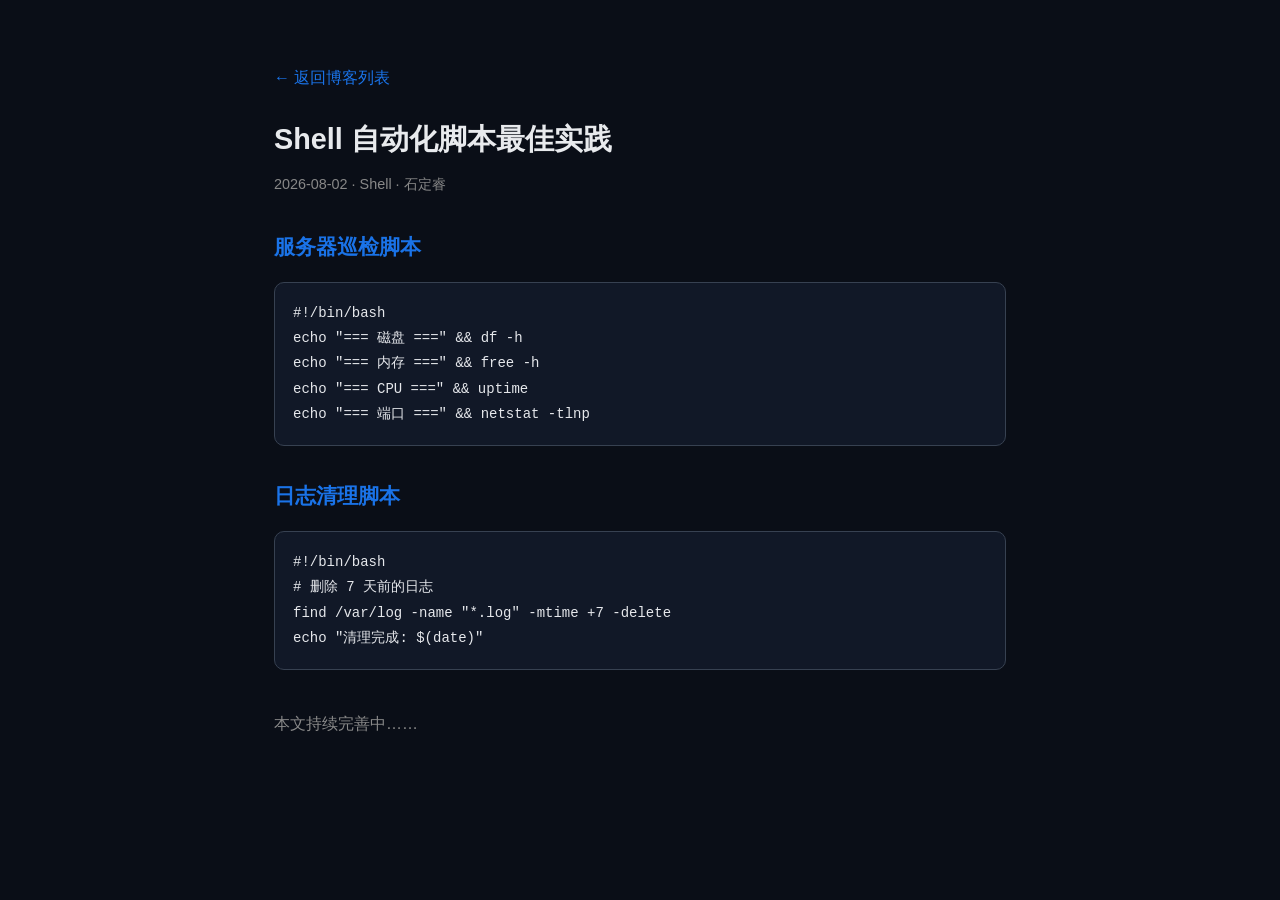
<file: blog/05-shell-scripts.html>
<!DOCTYPE html>
<html lang="zh-CN">
<head>
    <meta charset="UTF-8">
    <meta name="viewport" content="width=device-width, initial-scale=1.0">
    <title>Shell 自动化脚本最佳实践 · 石定睿</title>
    <link rel="stylesheet" href="../style.css">
    <style>
        .article { max-width: 780px; margin: 0 auto; padding: 64px 24px; }
        .article h1 { font-size: 1.8rem; margin-bottom: 8px; }
        .article .meta { color: #888; font-size: 0.9rem; margin-bottom: 32px; }
        .article h2 { font-size: 1.3rem; margin: 32px 0 12px; color: #1a73e8; }
        .article p { margin-bottom: 12px; color: #444; line-height: 1.8; }
        .article pre { background: #f4f4f4; padding: 16px 20px; border-radius: 6px; overflow-x: auto; font-size: 0.9rem; line-height: 1.6; }
        .article code { background: #f0f0f0; padding: 2px 6px; border-radius: 3px; font-size: 0.9em; }
        .article pre code { background: none; padding: 0; }
        .back-link { display: inline-block; margin-bottom: 24px; color: #1a73e8; text-decoration: none; }
    </style>
</head>
<body>
    <article class="article">
        <a href="index.html" class="back-link">← 返回博客列表</a>
        <h1>Shell 自动化脚本最佳实践</h1>
        <div class="meta">2026-08-02 · Shell · 石定睿</div>
        <h2>服务器巡检脚本</h2>
        <pre><code>#!/bin/bash
echo "=== 磁盘 ===" && df -h
echo "=== 内存 ===" && free -h
echo "=== CPU ===" && uptime
echo "=== 端口 ===" && netstat -tlnp</code></pre>
        <h2>日志清理脚本</h2>
        <pre><code>#!/bin/bash
# 删除 7 天前的日志
find /var/log -name "*.log" -mtime +7 -delete
echo "清理完成: $(date)"</code></pre>
        <p style="margin-top:40px;color:#888;">本文持续完善中……</p>
    </article>
</body>
</html>
</file>
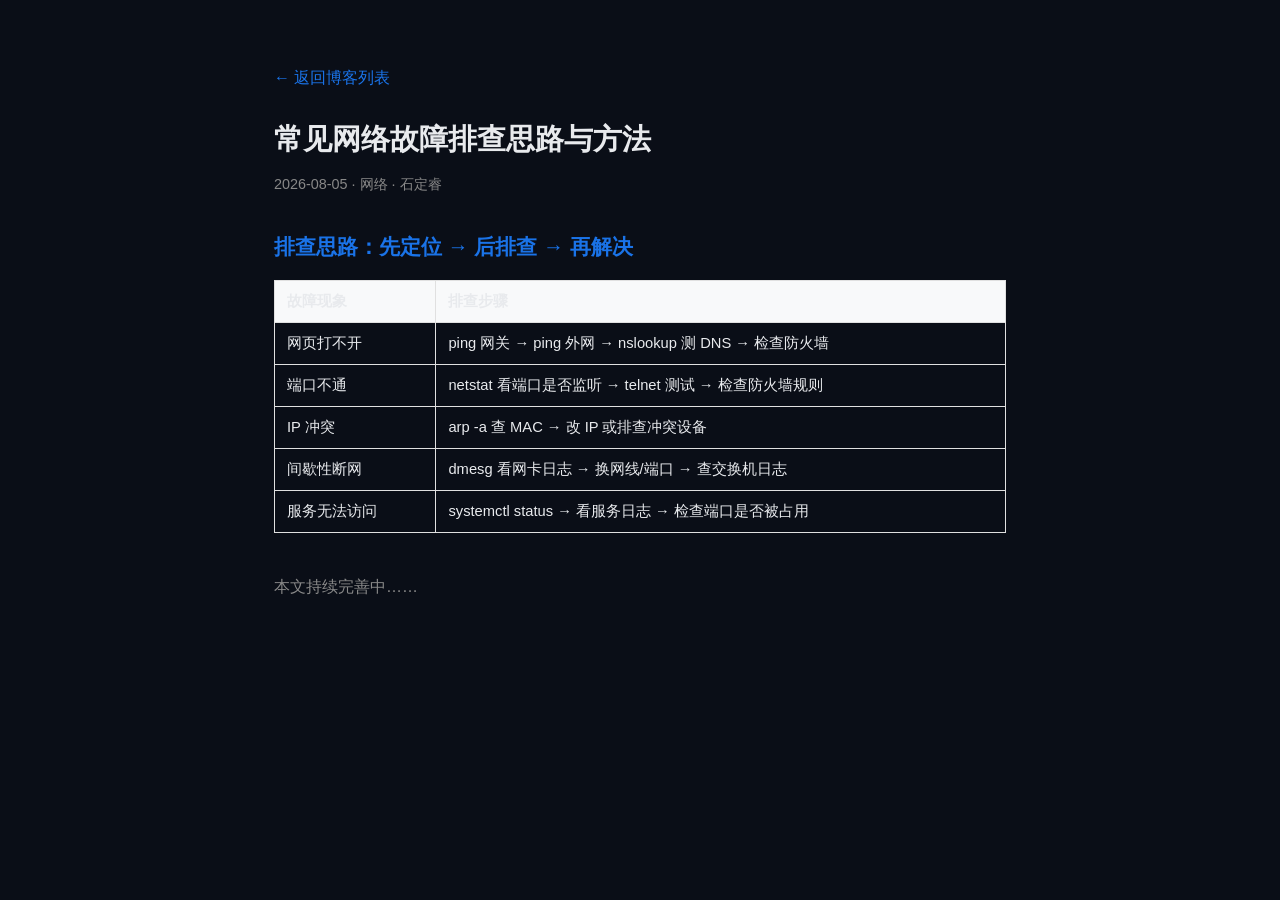
<file: blog/06-network-troubleshoot.html>
<!DOCTYPE html>
<html lang="zh-CN">
<head>
    <meta charset="UTF-8">
    <meta name="viewport" content="width=device-width, initial-scale=1.0">
    <title>常见网络故障排查思路与方法 · 石定睿</title>
    <link rel="stylesheet" href="../style.css">
    <style>
        .article { max-width: 780px; margin: 0 auto; padding: 64px 24px; }
        .article h1 { font-size: 1.8rem; margin-bottom: 8px; }
        .article .meta { color: #888; font-size: 0.9rem; margin-bottom: 32px; }
        .article h2 { font-size: 1.3rem; margin: 32px 0 12px; color: #1a73e8; }
        .article p { margin-bottom: 12px; color: #444; line-height: 1.8; }
        .article table { width: 100%; border-collapse: collapse; margin: 16px 0; }
        .article th, .article td { border: 1px solid #e0e0e0; padding: 8px 12px; text-align: left; font-size: 0.92rem; }
        .article th { background: #f8f9fa; }
        .back-link { display: inline-block; margin-bottom: 24px; color: #1a73e8; text-decoration: none; }
    </style>
</head>
<body>
    <article class="article">
        <a href="index.html" class="back-link">← 返回博客列表</a>
        <h1>常见网络故障排查思路与方法</h1>
        <div class="meta">2026-08-05 · 网络 · 石定睿</div>

        <h2>排查思路：先定位 → 后排查 → 再解决</h2>

        <table>
            <tr><th>故障现象</th><th>排查步骤</th></tr>
            <tr><td>网页打不开</td><td>ping 网关 → ping 外网 → nslookup 测 DNS → 检查防火墙</td></tr>
            <tr><td>端口不通</td><td>netstat 看端口是否监听 → telnet 测试 → 检查防火墙规则</td></tr>
            <tr><td>IP 冲突</td><td>arp -a 查 MAC → 改 IP 或排查冲突设备</td></tr>
            <tr><td>间歇性断网</td><td>dmesg 看网卡日志 → 换网线/端口 → 查交换机日志</td></tr>
            <tr><td>服务无法访问</td><td>systemctl status → 看服务日志 → 检查端口是否被占用</td></tr>
        </table>

        <p style="margin-top:40px;color:#888;">本文持续完善中……</p>
    </article>
</body>
</html>
</file>
<file: style.css>
/* ========== CSS 变量 & 全局 ========== */
:root {
    --bg-primary: #0a0e17;
    --bg-secondary: #111827;
    --bg-card: #1a1f2e;
    --bg-card-hover: #222840;
    --text-primary: #e8eaed;
    --text-secondary: #9aa0b4;
    --text-muted: #6b7280;
    --accent: #4f8cff;
    --accent-glow: rgba(79, 140, 255, 0.3);
    --accent2: #00d4aa;
    --accent3: #a78bfa;
    --accent4: #38bdf8;
    --border: #2a3040;
    --radius: 12px;
    --radius-sm: 8px;
    --shadow: 0 4px 24px rgba(0,0,0,0.3);
    --transition: all 0.3s cubic-bezier(0.4, 0, 0.2, 1);
}

* { margin: 0; padding: 0; box-sizing: border-box; }

html { scroll-behavior: smooth; }

body {
    font-family: -apple-system, BlinkMacSystemFont, "Segoe UI", "PingFang SC", "Microsoft YaHei", "Helvetica Neue", sans-serif;
    background: var(--bg-primary);
    color: var(--text-primary);
    line-height: 1.7;
    overflow-x: hidden;
}

/* ========== 粒子背景 ========== */
#particles {
    position: fixed; top: 0; left: 0; width: 100%; height: 100%;
    z-index: 0; pointer-events: none;
}

/* ========== 导航栏 ========== */
.nav {
    position: fixed; top: 0; width: 100%; z-index: 1000;
    background: rgba(10, 14, 23, 0.85);
    backdrop-filter: blur(20px);
    -webkit-backdrop-filter: blur(20px);
    border-bottom: 1px solid rgba(255,255,255,0.06);
    transition: var(--transition);
}
.nav.scrolled {
    background: rgba(10, 14, 23, 0.95);
    box-shadow: 0 2px 20px rgba(0,0,0,0.4);
}
.nav-inner {
    max-width: 1200px; margin: 0 auto;
    display: flex; justify-content: space-between; align-items: center;
    padding: 0 32px; height: 64px;
}
.nav-brand {
    font-size: 1.5rem; font-weight: 800; color: var(--accent);
    text-decoration: none;
    background: linear-gradient(135deg, var(--accent), var(--accent2));
    -webkit-background-clip: text;
    -webkit-text-fill-color: transparent;
    background-clip: text;
}
.nav-links { display: flex; list-style: none; gap: 32px; }
.nav-links a {
    text-decoration: none; color: var(--text-secondary);
    font-size: 0.9rem; font-weight: 500;
    transition: var(--transition); position: relative;
    padding: 6px 0;
}
.nav-links a::after {
    content: ''; position: absolute;
    bottom: 0; left: 0; width: 0; height: 2px;
    background: var(--accent); transition: width 0.3s;
}
.nav-links a:hover, .nav-links a.active { color: var(--text-primary); }
.nav-links a:hover::after, .nav-links a.active::after { width: 100%; }
.menu-toggle {
    display: none; background: none; border: none;
    color: var(--text-primary); font-size: 1.3rem; cursor: pointer;
}

/* ========== Hero ========== */
.hero {
    position: relative; z-index: 1;
    min-height: 100vh; display: flex;
    align-items: center; justify-content: center;
    text-align: center; padding: 0 24px;
}
.hero-inner { position: relative; z-index: 2; }
.hero-greeting {
    font-size: 1.1rem; color: var(--accent2);
    letter-spacing: 2px; margin-bottom: 16px;
    animation: fadeInUp 0.8s ease;
}
.hero-name {
    font-size: 5rem; font-weight: 900;
    margin-bottom: 20px; letter-spacing: 4px;
}
.name-char {
    display: inline-block;
    background: linear-gradient(135deg, var(--accent) 0%, var(--accent2) 50%, var(--accent3) 100%);
    -webkit-background-clip: text;
    -webkit-text-fill-color: transparent;
    background-clip: text;
    animation: fadeInUp 0.6s ease backwards;
}
.typing-wrap {
    font-size: 1.3rem; margin-bottom: 16px; min-height: 40px;
}
.typing-text { color: var(--accent4); font-weight: 600; }
.typing-cursor {
    color: var(--accent); animation: blink 1s infinite;
}
@keyframes blink { 0%,100% { opacity: 1; } 50% { opacity: 0; } }
.hero-desc {
    color: var(--text-secondary); font-size: 0.95rem;
    margin-bottom: 40px; animation: fadeInUp 0.8s ease 0.4s backwards;
}
.hero-cta {
    display: flex; justify-content: center; gap: 16px; flex-wrap: wrap;
    animation: fadeInUp 0.8s ease 0.6s backwards;
}

.btn {
    display: inline-flex; align-items: center; gap: 8px;
    padding: 12px 28px; border-radius: 50px;
    font-weight: 600; font-size: 0.95rem;
    text-decoration: none; cursor: pointer;
    transition: var(--transition); border: none;
}
.btn-primary {
    background: linear-gradient(135deg, var(--accent), #6b8cff);
    color: #fff; box-shadow: 0 4px 16px var(--accent-glow);
}
.btn-primary:hover {
    transform: translateY(-2px);
    box-shadow: 0 8px 28px var(--accent-glow);
}
.btn-outline {
    background: transparent; color: var(--text-primary);
    border: 2px solid var(--border);
}
.btn-outline:hover {
    border-color: var(--accent); color: var(--accent);
    transform: translateY(-2px);
}
.btn-ghost {
    background: transparent; color: var(--text-secondary);
}
.btn-ghost:hover { color: var(--text-primary); transform: translateY(-2px); }

.scroll-indicator {
    position: absolute; bottom: 40px; left: 50%;
    transform: translateX(-50%);
    display: flex; flex-direction: column; align-items: center; gap: 8px;
    color: var(--text-muted); font-size: 0.8rem;
    animation: bounce 2s infinite;
}
.scroll-indicator i { font-size: 1rem; }
@keyframes bounce {
    0%,100% { transform: translateX(-50%) translateY(0); }
    50% { transform: translateX(-50%) translateY(8px); }
}
@keyframes fadeInUp {
    from { opacity: 0; transform: translateY(30px); }
    to { opacity: 1; transform: translateY(0); }
}

/* ========== Section 通用 ========== */
.section {
    position: relative; z-index: 1;
    padding: 100px 24px;
}
.section-dark { background: var(--bg-secondary); }
.section-inner { max-width: 1200px; margin: 0 auto; }
.section-title {
    font-size: 2.2rem; font-weight: 800;
    margin-bottom: 48px; display: flex; align-items: center; gap: 14px;
}
.title-icon {
    display: flex; align-items: center; justify-content: center;
    width: 48px; height: 48px; border-radius: 14px;
    background: linear-gradient(135deg, var(--accent), var(--accent2));
    font-size: 1.2rem; color: #fff;
}
.section-desc { color: var(--text-secondary); margin-bottom: 40px; font-size: 1rem; }

/* ========== 关于我 ========== */
.about-grid {
    display: grid; grid-template-columns: 1fr 1fr; gap: 48px; align-items: start;
}
.about-text p {
    color: var(--text-secondary); margin-bottom: 16px;
    font-size: 1rem; line-height: 1.8;
}
.about-text strong { color: var(--accent); }
.about-stats { display: grid; grid-template-columns: 1fr 1fr; gap: 16px; }
.stat-card {
    background: var(--bg-card); border: 1px solid var(--border);
    border-radius: var(--radius); padding: 28px 20px;
    text-align: center; transition: var(--transition);
}
.stat-card:hover {
    border-color: var(--accent);
    box-shadow: 0 0 20px rgba(79, 140, 255, 0.1);
    transform: translateY(-4px);
}
.stat-num {
    display: block; font-size: 2.5rem; font-weight: 900;
    background: linear-gradient(135deg, var(--accent), var(--accent2));
    -webkit-background-clip: text;
    -webkit-text-fill-color: transparent;
    background-clip: text;
}
.stat-label { font-size: 0.9rem; color: var(--text-secondary); }

/* ========== 技能卡片 ========== */
.skills-grid {
    display: grid; grid-template-columns: repeat(auto-fit, minmax(280px, 1fr));
    gap: 20px;
}
.skill-card {
    background: var(--bg-card); border: 1px solid var(--border);
    border-radius: var(--radius); padding: 32px 24px;
    transition: var(--transition);
}
.skill-card:hover {
    border-color: var(--accent); transform: translateY(-4px);
    box-shadow: 0 8px 32px rgba(0,0,0,0.3);
}
.skill-icon {
    width: 52px; height: 52px; border-radius: 14px;
    background: linear-gradient(135deg, var(--accent), rgba(79, 140, 255, 0.3));
    display: flex; align-items: center; justify-content: center;
    font-size: 1.3rem; color: #fff; margin-bottom: 18px;
}
.skill-card h3 { font-size: 1.1rem; margin-bottom: 16px; }
.skill-tags { display: flex; flex-wrap: wrap; gap: 8px; }
.skill-tags span {
    padding: 5px 14px; border-radius: 50px;
    background: rgba(79, 140, 255, 0.1);
    color: var(--accent4); font-size: 0.82rem;
    border: 1px solid rgba(79, 140, 255, 0.15);
}

/* ========== 项目卡片 ========== */
.project-card {
    display: grid; grid-template-columns: 260px 1fr; gap: 32px;
    background: var(--bg-card); border: 1px solid var(--border);
    border-radius: var(--radius); padding: 32px; margin-bottom: 20px;
    transition: var(--transition);
}
.project-card:hover {
    border-color: var(--accent); transform: translateX(4px);
    box-shadow: 0 8px 32px rgba(0,0,0,0.3);
}
.project-tag {
    display: inline-block; padding: 4px 14px; border-radius: 50px;
    background: linear-gradient(135deg, var(--accent), #6b8cff);
    color: #fff; font-size: 0.8rem; font-weight: 600;
    margin-bottom: 14px;
}
.tag-green { background: linear-gradient(135deg, #10b981, #34d399); }
.tag-purple { background: linear-gradient(135deg, #8b5cf6, #a78bfa); }
.tag-blue { background: linear-gradient(135deg, #3b82f6, #60a5fa); }
.project-left h3 { font-size: 1.15rem; margin-bottom: 8px; }
.project-time { color: var(--text-muted); font-size: 0.85rem; margin-bottom: 12px; }
.project-tech-stack { display: flex; flex-wrap: wrap; gap: 6px; margin-top: 12px; }
.project-tech-stack span {
    padding: 3px 10px; border-radius: 4px;
    background: rgba(79, 140, 255, 0.08);
    color: var(--accent4); font-size: 0.75rem;
    font-family: 'SF Mono', 'Fira Code', monospace;
}
.project-right ul { padding-left: 20px; }
.project-right li {
    color: var(--text-secondary); margin-bottom: 10px;
    font-size: 0.95rem; line-height: 1.7;
}
.project-right strong { color: var(--text-primary); }

/* ========== 博客卡片 ========== */
.blog-grid {
    display: grid;
    grid-template-columns: repeat(auto-fit, minmax(340px, 1fr));
    gap: 20px;
}
.blog-card {
    background: var(--bg-card); border: 1px solid var(--border);
    border-radius: var(--radius); padding: 28px;
    text-decoration: none; color: var(--text-primary);
    transition: var(--transition); display: block;
}
.blog-card:hover {
    border-color: var(--accent); transform: translateY(-6px);
    box-shadow: 0 12px 36px rgba(0,0,0,0.4);
}
.blog-card h3 {
    font-size: 1.05rem; margin-bottom: 10px;
    color: var(--text-primary);
}
.blog-card .blog-date {
    font-size: 0.8rem; color: var(--text-muted); margin-bottom: 10px;
}
.blog-card .blog-desc {
    font-size: 0.9rem; color: var(--text-secondary); line-height: 1.6;
    margin-bottom: 14px;
}
.blog-card .blog-tag {
    display: inline-block; padding: 4px 12px; border-radius: 50px;
    background: rgba(79, 140, 255, 0.1); color: var(--accent4);
    font-size: 0.78rem;
}
.blog-more { text-align: center; margin-top: 32px; }

/* ========== 联系卡片 ========== */
.contact-grid {
    display: grid;
    grid-template-columns: repeat(auto-fit, minmax(240px, 1fr));
    gap: 16px;
}
.contact-card {
    background: var(--bg-card); border: 1px solid var(--border);
    border-radius: var(--radius); padding: 28px 24px;
    text-align: center; text-decoration: none; color: var(--text-primary);
    transition: var(--transition);
}
.contact-card:hover {
    border-color: var(--accent); transform: translateY(-4px);
    box-shadow: 0 8px 28px rgba(0,0,0,0.3);
}
.contact-card-icon {
    width: 56px; height: 56px; border-radius: 50%;
    background: linear-gradient(135deg, var(--accent), var(--accent2));
    display: flex; align-items: center; justify-content: center;
    margin: 0 auto 16px; font-size: 1.3rem; color: #fff;
}
.contact-card h4 { font-size: 1rem; margin-bottom: 6px; }
.contact-card p { color: var(--text-secondary); font-size: 0.9rem; }

/* ========== Footer ========== */
footer {
    position: relative; z-index: 1;
    text-align: center; padding: 32px;
    border-top: 1px solid var(--border);
    color: var(--text-muted); font-size: 0.85rem;
}

/* ========== 滚动动画 ========== */
.fade-in {
    opacity: 0; transform: translateY(40px);
    transition: opacity 0.6s ease, transform 0.6s ease;
}
.fade-in.visible {
    opacity: 1; transform: translateY(0);
}

/* ========== 响应式 ========== */
@media (max-width: 768px) {
    .hero-name { font-size: 3rem; letter-spacing: 2px; }
    .hero-cta { flex-direction: column; align-items: center; }
    .about-grid { grid-template-columns: 1fr; gap: 32px; }
    .about-stats { grid-template-columns: 1fr 1fr; }
    .project-card { grid-template-columns: 1fr; gap: 16px; }
    .blog-grid { grid-template-columns: 1fr; }
    .section-title { font-size: 1.6rem; }
    .section { padding: 64px 16px; }
    .nav-links {
        display: none; position: absolute; top: 64px; left: 0; width: 100%;
        background: var(--bg-secondary); flex-direction: column;
        padding: 16px 32px; border-bottom: 1px solid var(--border);
    }
    .nav-links.open { display: flex; }
    .menu-toggle { display: block; }
}

@media (max-width: 480px) {
    .hero-name { font-size: 2.2rem; }
    .about-stats { grid-template-columns: 1fr; }
    .contact-grid { grid-template-columns: 1fr; }
}
/* 修复博客文章代码、表格显示异常 */
.article-content code,
.blog-content code,
.post-content code,
main code,
td code,
li code,
p code {
  background: #1f2937 !important;
  color: #e5e7eb !important;
  padding: 2px 6px;
  border-radius: 4px;
  font-family: Consolas, Monaco, "Courier New", monospace;
  font-size: 0.9em;
  white-space: nowrap;
}

.article-content pre,
.blog-content pre,
.post-content pre,
main pre {
  background: #111827 !important;
  color: #e5e7eb !important;
  padding: 16px;
  border-radius: 10px;
  overflow-x: auto;
  border: 1px solid #374151;
}

.article-content pre code,
.blog-content pre code,
.post-content pre code,
main pre code {
  background: transparent !important;
  color: #e5e7eb !important;
  padding: 0;
  white-space: pre;
}

.article-content table,
.blog-content table,
.post-content table,
main table {
  width: 100%;
  border-collapse: collapse;
  margin: 20px 0;
  color: #e5e7eb;
}

.article-content th,
.article-content td,
.blog-content th,
.blog-content td,
.post-content th,
.post-content td,
main th,
main td {
  border: 1px solid #374151;
  padding: 10px 12px;
  color: #e5e7eb !important;
}

.article-content th,
.blog-content th,
.post-content th,
main th {
  background: #1f2937 !important;
  color: #f9fafb !important;
}

.article-content td,
.blog-content td,
.post-content td,
main td {
  background: transparent !important;
}
/* ========== 最终修复：文章代码块白底浅字 ========== */
pre,
pre[class],
pre[class*="language-"],
pre[class*="code"],
.code-block,
.highlight,
.highlight pre {
  background: #111827 !important;
  color: #e5e7eb !important;
  border: 1px solid #374151 !important;
  border-radius: 10px !important;
  padding: 18px !important;
  margin: 18px 0 !important;
  overflow-x: auto !important;
  box-shadow: none !important;
}

pre code,
pre code[class],
pre code[class*="language-"],
.code-block code,
.highlight code {
  background: transparent !important;
  color: #e5e7eb !important;
  padding: 0 !important;
  border-radius: 0 !important;
  font-family: Consolas, Monaco, "Courier New", monospace !important;
  font-size: 14px !important;
  line-height: 1.8 !important;
  white-space: pre !important;
}

/* 强制修复代码块内部所有文字颜色 */
pre *,
pre code *,
.code-block *,
.highlight *,
.hljs,
.hljs * {
  background: transparent !important;
  color: #e5e7eb !important;
}

/* 表格里的行内命令 */
td code,
th code,
p code,
li code {
  background: #1f2937 !important;
  color: #e5e7eb !important;
  padding: 2px 6px !important;
  border-radius: 4px !important;
  font-family: Consolas, Monaco, "Courier New", monospace !important;
}
</file>
